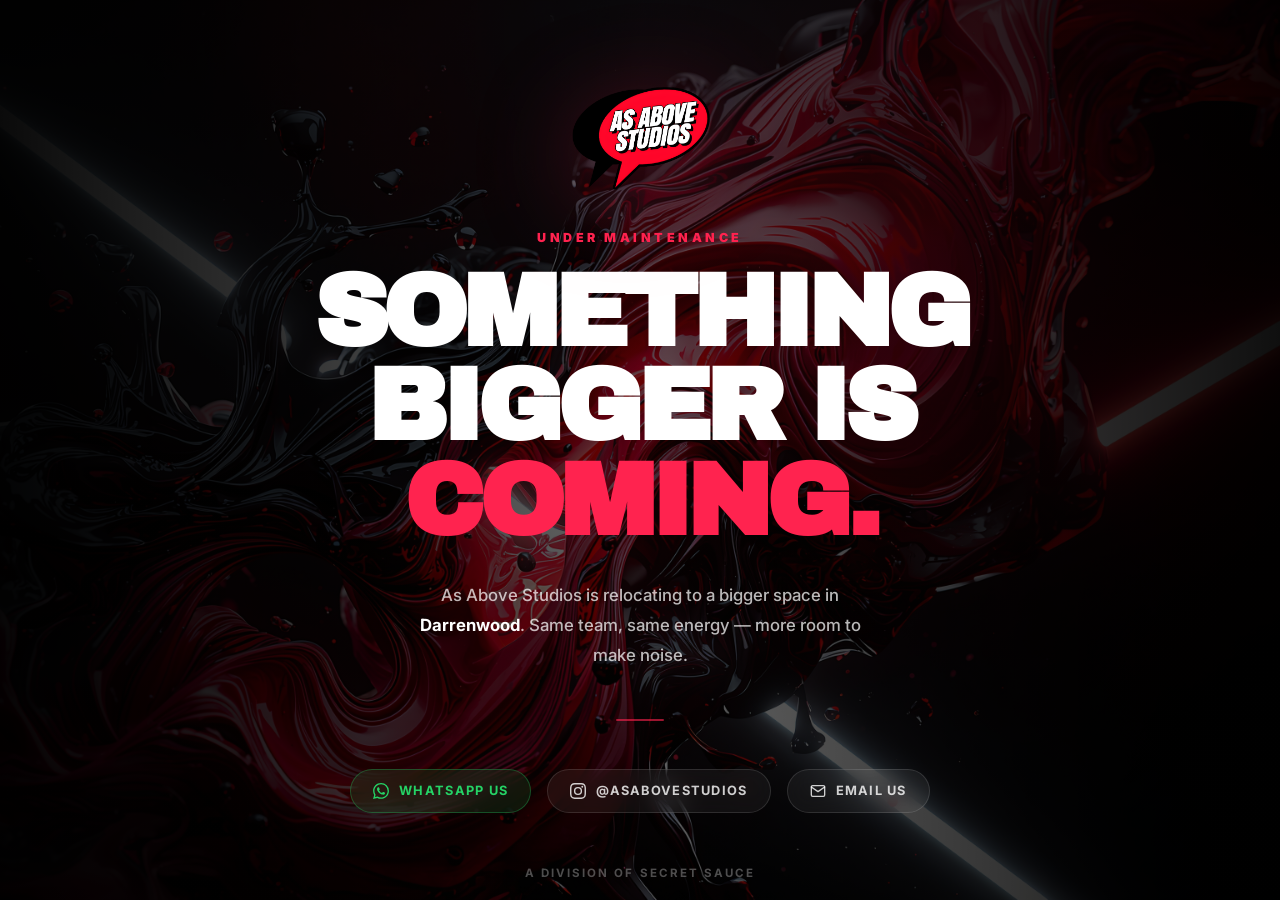
<file: index.html>
<!DOCTYPE html>
<html lang="en">
<head>
    <meta charset="UTF-8">
    <meta name="viewport" content="width=device-width, initial-scale=1.0">
    <title>As Above Studios — Coming Soon</title>
    <meta name="description" content="As Above Studios is relocating to Darrenwood. Something bigger is coming.">
    <link rel="icon" type="image/x-icon" href="favicon.ico">
    <link rel="apple-touch-icon" sizes="180x180" href="apple-touch-icon.png">
    <link rel="icon" type="image/png" sizes="32x32" href="favicon-32x32.png">
    <link rel="icon" type="image/png" sizes="16x16" href="favicon-16x16.png">
    <link rel="manifest" href="site.webmanifest">
    <link rel="stylesheet" href="style.css">
    <style>
        .maintenance-wrap {
            min-height: 100vh;
            display: flex;
            flex-direction: column;
            align-items: center;
            justify-content: center;
            text-align: center;
            padding: 40px 24px;
            gap: 0;
        }

        .maintenance-logo {
            width: 140px;
            margin-bottom: 40px;
            filter: drop-shadow(0 20px 50px rgba(255,35,79,0.3));
            animation: float 5s ease-in-out infinite;
        }

        @keyframes float {
            0%, 100% { transform: translateY(0); }
            50% { transform: translateY(-10px); }
        }

        .maintenance-eyebrow {
            color: var(--red);
            font-size: 0.78rem;
            font-weight: 900;
            letter-spacing: 0.28em;
            text-transform: uppercase;
            margin-bottom: 20px;
        }

        .maintenance-heading {
            font-family: 'Archivo Black', sans-serif;
            font-size: clamp(2.8rem, 8vw, 6.5rem);
            line-height: 0.92;
            letter-spacing: -0.05em;
            text-transform: uppercase;
            margin-bottom: 32px;
        }

        .maintenance-heading span {
            color: var(--red);
        }

        .maintenance-sub {
            color: var(--muted);
            font-size: 1.05rem;
            font-weight: 500;
            line-height: 1.8;
            max-width: 480px;
            margin: 0 auto 48px;
        }

        .divider {
            width: 48px;
            height: 2px;
            background: var(--red);
            margin: 0 auto 48px;
            border-radius: 2px;
            opacity: 0.6;
        }

        .contact-row {
            display: flex;
            gap: 16px;
            justify-content: center;
            flex-wrap: wrap;
        }

        .contact-pill {
            display: inline-flex;
            align-items: center;
            gap: 10px;
            padding: 13px 22px;
            border-radius: 999px;
            border: 1px solid var(--line);
            background: rgba(255,255,255,0.05);
            color: rgba(255,255,255,0.8);
            text-decoration: none;
            font-size: 0.8rem;
            font-weight: 700;
            letter-spacing: 0.1em;
            text-transform: uppercase;
            transition: 0.2s ease;
            backdrop-filter: blur(10px);
        }

        .contact-pill:hover {
            border-color: var(--red);
            color: white;
            transform: translateY(-2px);
        }

        .contact-pill.whatsapp {
            background: rgba(37, 211, 102, 0.1);
            border-color: rgba(37, 211, 102, 0.3);
            color: #25D366;
        }

        .contact-pill.whatsapp:hover {
            background: #25D366;
            border-color: #25D366;
            color: white;
        }

        .contact-pill svg {
            width: 16px;
            height: 16px;
            flex-shrink: 0;
        }

        .maintenance-footer {
            position: fixed;
            bottom: 0;
            left: 0;
            right: 0;
            text-align: center;
            padding: 20px;
            color: rgba(255,255,255,0.3);
            font-size: 0.72rem;
            font-weight: 700;
            letter-spacing: 0.18em;
            text-transform: uppercase;
        }

        @media (max-width: 480px) {
            .maintenance-logo { width: 110px; }
            .contact-row { flex-direction: column; align-items: stretch; }
            .contact-pill { justify-content: center; }
        }
    </style>
</head>
<body>
<div class="maintenance-wrap">
    <img src="AAS_Logo.png" alt="As Above Studios" class="maintenance-logo">
    <p class="maintenance-eyebrow">Under Maintenance</p>
    <h1 class="maintenance-heading">Something<br>Bigger Is<br><span>Coming.</span></h1>
    <p class="maintenance-sub">As Above Studios is relocating to a bigger space in <strong style="color:white;">Darrenwood</strong>. Same team, same energy — more room to make noise.</p>
    <div class="divider"></div>
    <div class="contact-row">
        <a href="https://wa.me/27616723985?text=Hey%20As%20Above%20Studios%2C%20I%27d%20like%20to%20get%20in%20touch." target="_blank" class="contact-pill whatsapp">
            <svg viewBox="0 0 24 24" fill="currentColor"><path d="M17.472 14.382c-.297-.149-1.758-.867-2.03-.967-.273-.099-.471-.148-.67.15-.197.297-.767.966-.94 1.164-.173.199-.347.223-.644.075-.297-.15-1.255-.463-2.39-1.475-.883-.788-1.48-1.761-1.653-2.059-.173-.297-.018-.458.13-.606.134-.133.298-.347.446-.52.149-.174.198-.298.298-.497.099-.198.05-.371-.025-.52-.075-.149-.669-1.612-.916-2.207-.242-.579-.487-.5-.669-.51-.173-.008-.371-.01-.57-.01-.198 0-.52.074-.792.372-.272.297-1.04 1.016-1.04 2.479 0 1.462 1.065 2.875 1.213 3.074.149.198 2.096 3.2 5.077 4.487.709.306 1.262.489 1.694.625.712.227 1.36.195 1.871.118.571-.085 1.758-.719 2.006-1.413.248-.694.248-1.289.173-1.413-.074-.124-.272-.198-.57-.347m-5.421 7.403h-.004a9.87 9.87 0 01-5.031-1.378l-.361-.214-3.741.982.998-3.648-.235-.374a9.86 9.86 0 01-1.51-5.26c.001-5.45 4.436-9.884 9.888-9.884 2.64 0 5.122 1.03 6.988 2.898a9.825 9.825 0 012.893 6.994c-.003 5.45-4.437 9.884-9.885 9.884m8.413-18.297A11.815 11.815 0 0012.05 0C5.495 0 .16 5.335.157 11.892c0 2.096.547 4.142 1.588 5.945L.057 24l6.305-1.654a11.882 11.882 0 005.683 1.448h.005c6.554 0 11.89-5.335 11.893-11.893a11.821 11.821 0 00-3.48-8.413z"/></svg>
            WhatsApp Us
        </a>
        <a href="https://instagram.com/asabovestudios" target="_blank" class="contact-pill">
            <svg viewBox="0 0 24 24" fill="currentColor"><path d="M12 2.163c3.204 0 3.584.012 4.85.07 3.252.148 4.771 1.691 4.919 4.919.058 1.265.069 1.645.069 4.849 0 3.205-.012 3.584-.069 4.849-.149 3.225-1.664 4.771-4.919 4.919-1.266.058-1.644.07-4.85.07-3.204 0-3.584-.012-4.849-.07-3.26-.149-4.771-1.699-4.919-4.92-.058-1.265-.07-1.644-.07-4.849 0-3.204.013-3.583.07-4.849.149-3.227 1.664-4.771 4.919-4.919 1.266-.057 1.645-.069 4.849-.069zM12 0C8.741 0 8.333.014 7.053.072 2.695.272.273 2.69.073 7.052.014 8.333 0 8.741 0 12c0 3.259.014 3.668.072 4.948.2 4.358 2.618 6.78 6.98 6.98C8.333 23.986 8.741 24 12 24c3.259 0 3.668-.014 4.948-.072 4.354-.2 6.782-2.618 6.979-6.98.059-1.28.073-1.689.073-4.948 0-3.259-.014-3.667-.072-4.947-.196-4.354-2.617-6.78-6.979-6.98C15.668.014 15.259 0 12 0zm0 5.838a6.162 6.162 0 100 12.324 6.162 6.162 0 000-12.324zM12 16a4 4 0 110-8 4 4 0 010 8zm6.406-11.845a1.44 1.44 0 100 2.881 1.44 1.44 0 000-2.881z"/></svg>
            @asabovestudios
        </a>
        <a href="mailto:asaboveaudiostudio@gmail.com" class="contact-pill">
            <svg viewBox="0 0 24 24" fill="none" stroke="currentColor" stroke-width="2" stroke-linecap="round" stroke-linejoin="round"><path d="M4 4h16c1.1 0 2 .9 2 2v12c0 1.1-.9 2-2 2H4c-1.1 0-2-.9-2-2V6c0-1.1.9-2 2-2z"/><polyline points="22,6 12,13 2,6"/></svg>
            Email Us
        </a>
    </div>
</div>
<div class="maintenance-footer">A Division Of Secret Sauce</div>
</body>
</html>
</file>
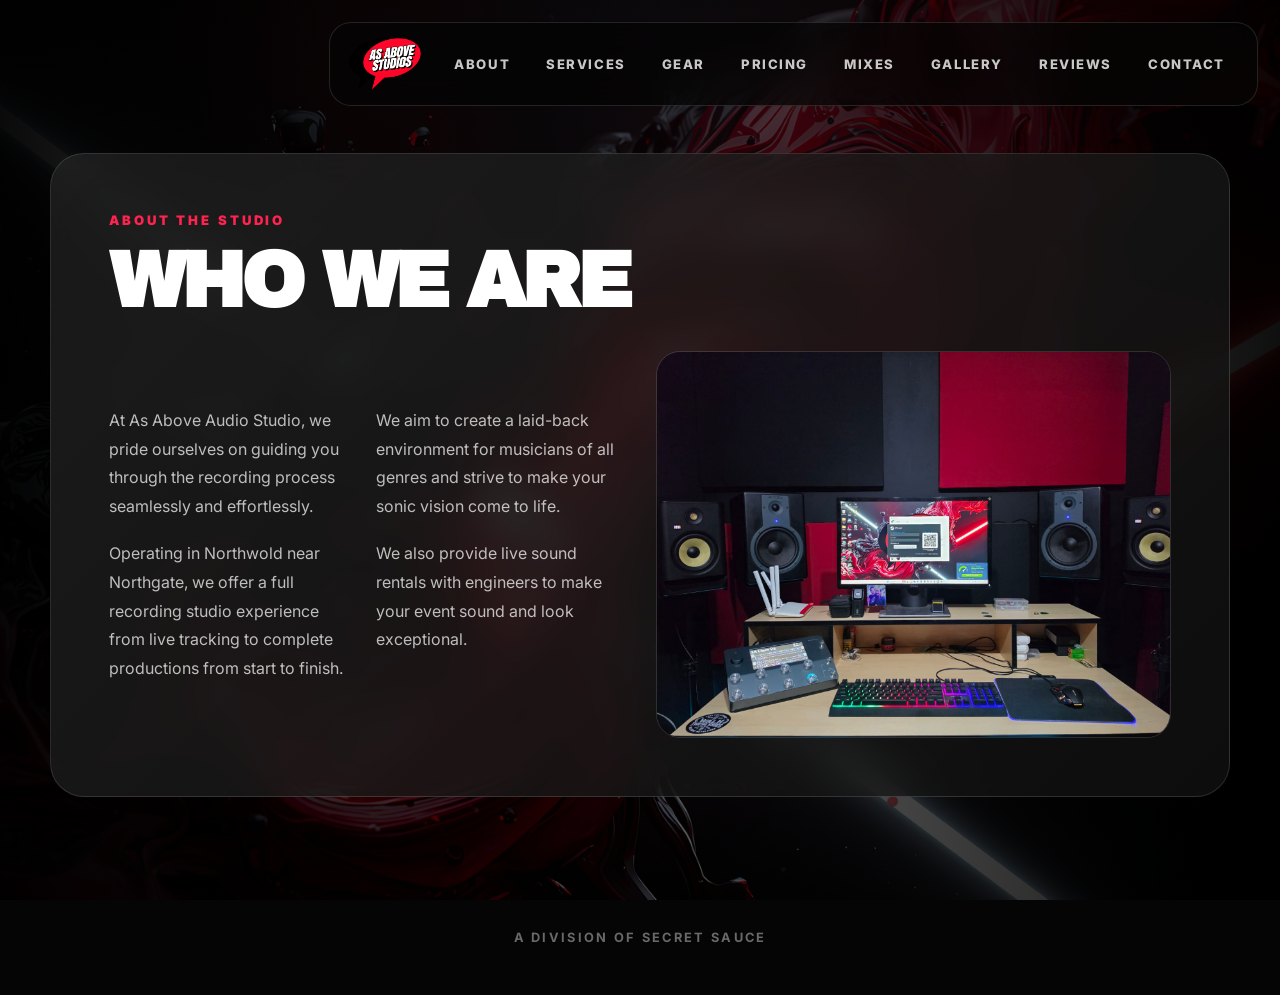
<file: about.html>
<!DOCTYPE html>
<html lang="en">
<head>
    <meta charset="UTF-8">
    <meta name="viewport" content="width=device-width, initial-scale=1.0">
    <title>As Above Studios — About</title>
    <meta name="description" content="Learn about As Above Studios — a laid-back creative audio space in Northwold, Johannesburg, built for musicians of all genres.">
    <link rel="stylesheet" href="style.css">
    <link rel="icon" type="image/x-icon" href="favicon.ico">
    <link rel="apple-touch-icon" sizes="180x180" href="apple-touch-icon.png">
    <link rel="icon" type="image/png" sizes="32x32" href="favicon-32x32.png">
    <link rel="icon" type="image/png" sizes="16x16" href="favicon-16x16.png">
    <link rel="manifest" href="site.webmanifest">
    <style>
        .about-grid {
            display: grid;
            grid-template-columns: 1fr 1fr;
            gap: 32px;
            align-items: center;
            margin-top: 32px;
        }
        .about-photo {
            width: 100%;
            border-radius: 24px;
            border: 1px solid var(--line);
            object-fit: cover;
            aspect-ratio: 4 / 3;
        }
        @media (max-width: 768px) {
            .about-grid { grid-template-columns: 1fr; }
        }
    </style>
</head>
<body>
<nav class="navbar">
    <a href="index.html" class="brand"><img src="AAS_Logo.png" alt="As Above Studios"></a>
    <button class="nav-toggle" id="navToggle" aria-label="Toggle menu"><span></span><span></span><span></span></button>
    <div class="nav-links" id="navLinks">
        <a href="about.html">About</a>
        <a href="services.html">Services</a>
        <a href="gear.html">Gear</a>
        <a href="pricing.html">Pricing</a>
        <a href="mixes.html">Mixes</a>
        <a href="gallery.html">Gallery</a>
        <a href="reviews.html">Reviews</a>
        <a href="contact.html">Contact</a>
    </div>
</nav>
<main class="page">
    <section class="content-card wide">
        <p class="eyebrow">About the studio</p>
        <h1>Who we are</h1>
        <div class="about-grid">
            <div class="text-grid">
                <p>At As Above Audio Studio, we pride ourselves on guiding you through the recording process seamlessly and effortlessly.</p>
                <p>We aim to create a laid-back environment for musicians of all genres and strive to make your sonic vision come to life.</p>
                <p>Operating in Northwold near Northgate, we offer a full recording studio experience from live tracking to complete productions from start to finish.</p>
                <p>We also provide live sound rentals with engineers to make your event sound and look exceptional.</p>
            </div>
            <img src="WhatsApp Image 2026-05-13 at 07.38.04.jpeg" alt="As Above Studios" class="about-photo">
        </div>
    </section>
</main>
<footer class="footer">A Division Of Secret Sauce</footer>
<script>
  const toggle = document.getElementById("navToggle");
  const links = document.getElementById("navLinks");
  if (toggle) toggle.addEventListener("click", () => {
    links.classList.toggle("open");
    toggle.classList.toggle("active");
  });
  if (links) links.querySelectorAll("a").forEach(a => a.addEventListener("click", () => {
    links.classList.remove("open");
    toggle.classList.remove("active");
  }));
</script>
</body>
</html>
</file>
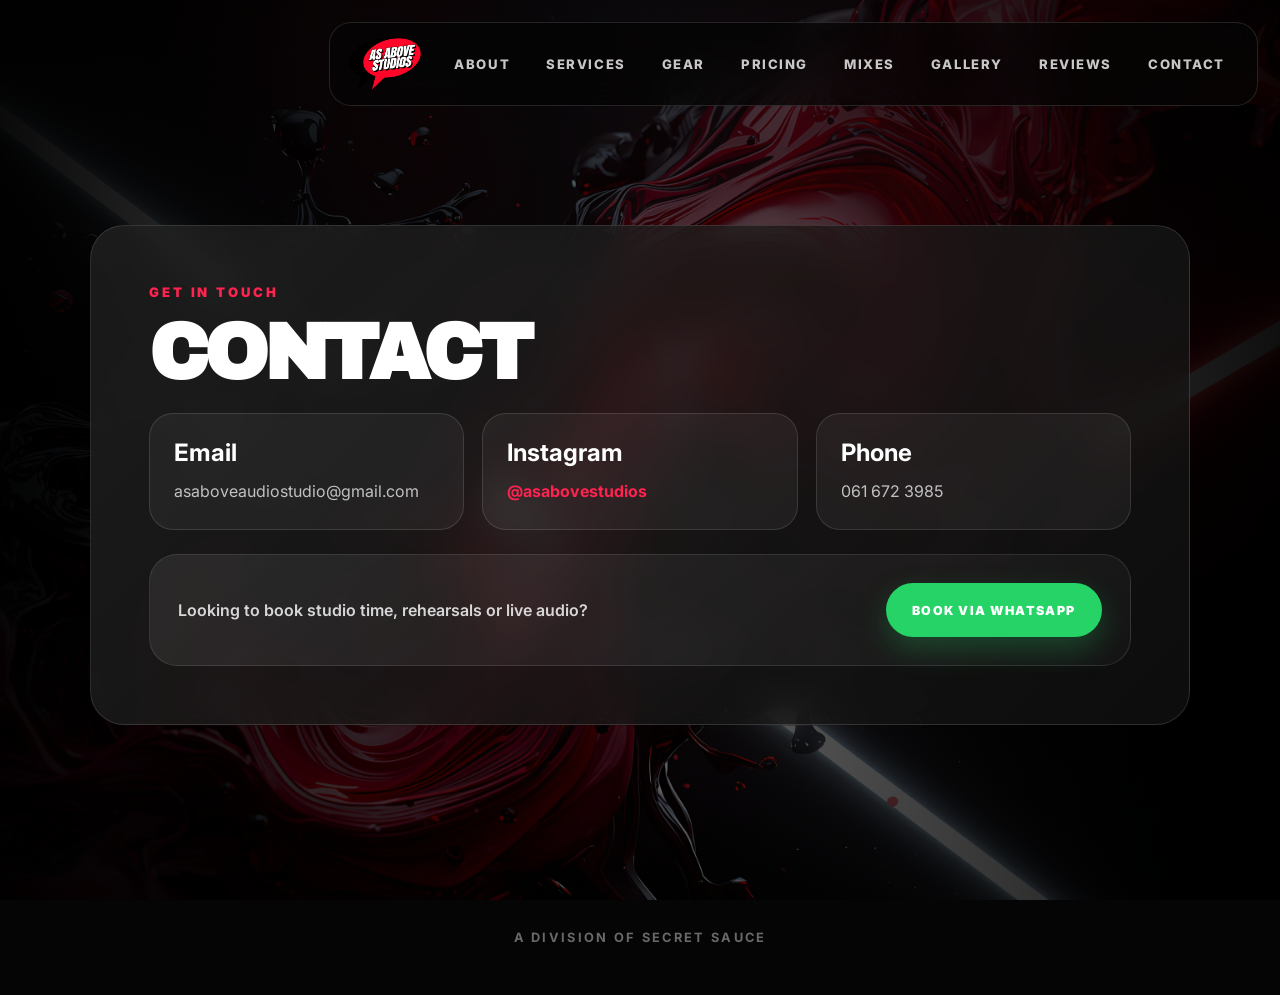
<file: contact.html>
<!DOCTYPE html>
<html lang="en">
<head>
    <meta charset="UTF-8">
    <meta name="viewport" content="width=device-width, initial-scale=1.0">
    <title>As Above Studios — Contact</title>
    <meta name="description" content="Get in touch with As Above Studios. Book a recording, mixing or rehearsal session via WhatsApp, email or phone. Based in Northwold, Johannesburg.">
    <link rel="stylesheet" href="style.css">
    <link rel="icon" type="image/x-icon" href="favicon.ico">
    <link rel="apple-touch-icon" sizes="180x180" href="apple-touch-icon.png">
    <link rel="icon" type="image/png" sizes="32x32" href="favicon-32x32.png">
    <link rel="icon" type="image/png" sizes="16x16" href="favicon-16x16.png">
    <link rel="manifest" href="site.webmanifest">
</head>
<body>
<nav class="navbar">
    <a href="index.html" class="brand"><img src="AAS_Logo.png" alt="As Above Studios"></a>
    <button class="nav-toggle" id="navToggle" aria-label="Toggle menu"><span></span><span></span><span></span></button>
    <div class="nav-links" id="navLinks">
        <a href="about.html">About</a>
        <a href="services.html">Services</a>
        <a href="gear.html">Gear</a>
        <a href="pricing.html">Pricing</a>
        <a href="mixes.html">Mixes</a>
        <a href="gallery.html">Gallery</a>
        <a href="reviews.html">Reviews</a>
        <a href="contact.html">Contact</a>
    </div>
</nav>
<main class="page">
    <section class="content-card pricing-card">
        <p class="eyebrow">Get In Touch</p>
        <h1>Contact</h1>
        <div class="contact-grid">
            <div class="contact-box">
                <h2>Email</h2>
                <p><a href="mailto:asaboveaudiostudio@gmail.com" style="color:var(--muted);text-decoration:none;">asaboveaudiostudio@gmail.com</a></p>
            </div>
            <div class="contact-box">
                <h2>Instagram</h2>
                <p><a href="https://instagram.com/asabovestudios" target="_blank" style="color:var(--red);text-decoration:none;font-weight:700;">@asabovestudios</a></p>
            </div>
            <div class="contact-box">
                <h2>Phone</h2>
                <p><a href="tel:+27616723985" style="color:var(--muted);text-decoration:none;">061 672 3985</a></p>
            </div>
        </div>
        <div class="booking-panel">
            <p class="booking-text">Looking to book studio time, rehearsals or live audio?</p>
            <a href="https://wa.me/27616723985?text=Hey%20As%20Above%20Studios%2C%20I%27d%20like%20to%20book%20a%20session." target="_blank" class="booking-button">Book Via WhatsApp</a>
        </div>
    </section>
</main>
<footer class="footer">A Division Of Secret Sauce</footer>
<script>
  const toggle = document.getElementById("navToggle");
  const links = document.getElementById("navLinks");
  if (toggle) toggle.addEventListener("click", () => {
    links.classList.toggle("open");
    toggle.classList.toggle("active");
  });
  if (links) links.querySelectorAll("a").forEach(a => a.addEventListener("click", () => {
    links.classList.remove("open");
    toggle.classList.remove("active");
  }));
</script>
</body>
</html>
</file>
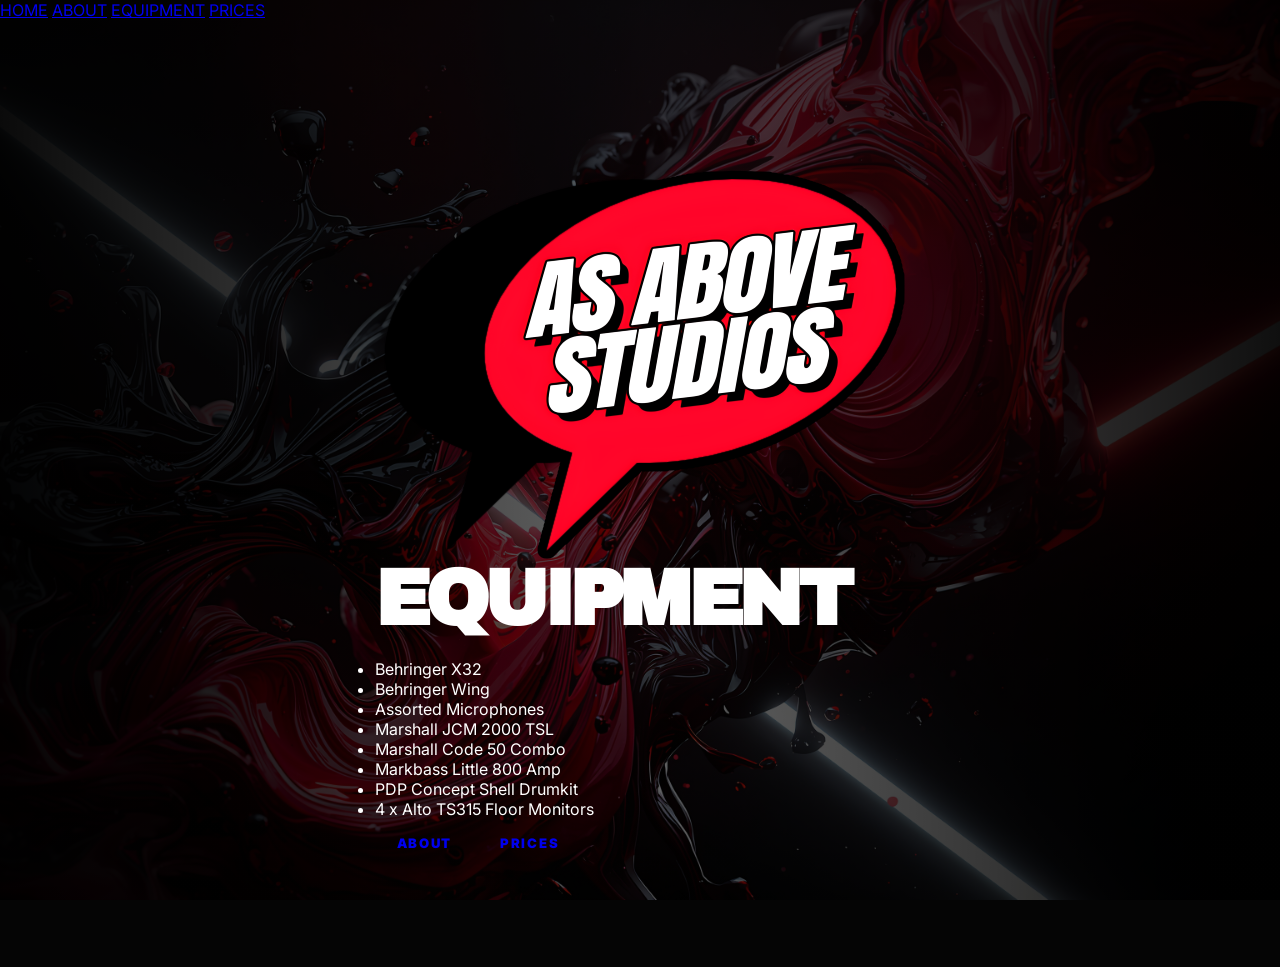
<file: equipment.html>
<!DOCTYPE html>
<html lang="en">
<head>
    <meta charset="UTF-8">
    <meta name="viewport" content="width=device-width, initial-scale=1.0">
    <title>Equipment | As Above Studios</title>
    <link rel="stylesheet" href="style.css">
    <link href="https://fonts.googleapis.com/css2?family=Anton&display=swap" rel="stylesheet">
</head>

<body>

<nav class="nav">
    <a href="index.html">HOME</a>
    <a href="about.html">ABOUT</a>
    <a href="equipment.html">EQUIPMENT</a>
    <a href="prices.html">PRICES</a>
</nav>

<section class="page">
    <div class="overlay"></div>

    <div class="page-content">
        <img src="AAS_Logo.png" alt="As Above Studios" class="page-logo">

        <h1>EQUIPMENT</h1>

        <ul class="big-list">
            <li>Behringer X32</li>
            <li>Behringer Wing</li>
            <li>Assorted Microphones</li>
            <li>Marshall JCM 2000 TSL</li>
            <li>Marshall Code 50 Combo</li>
            <li>Markbass Little 800 Amp</li>
            <li>PDP Concept Shell Drumkit</li>
            <li>4 x Alto TS315 Floor Monitors</li>
        </ul>

        <div class="button-row">
            <a href="about.html" class="button">ABOUT</a>
            <a href="prices.html" class="button">PRICES</a>
        </div>
    </div>
</section>

</body>
</html>
</file>
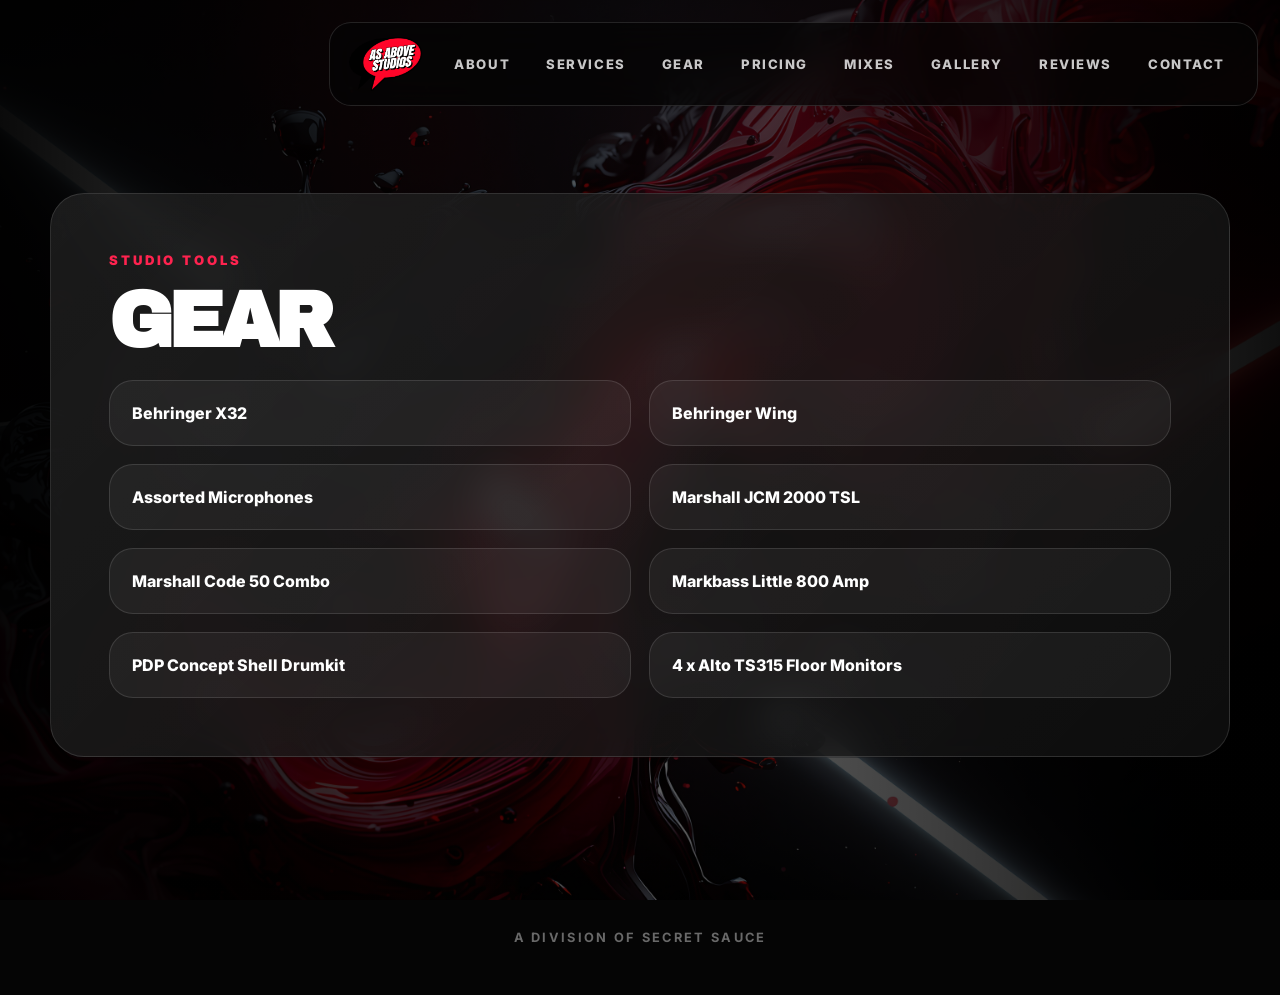
<file: gear.html>
<!DOCTYPE html>
<html lang="en">
<head>
    <meta charset="UTF-8">
    <meta name="viewport" content="width=device-width, initial-scale=1.0">
    <title>As Above Studios — Gear</title>
    <meta name="description" content="Explore the gear at As Above Studios — Behringer X32 & Wing, Marshall amps, Markbass, PDP drums, Alto monitors and more.">
    <link rel="stylesheet" href="style.css">
    <link rel="icon" type="image/x-icon" href="favicon.ico">
    <link rel="apple-touch-icon" sizes="180x180" href="apple-touch-icon.png">
    <link rel="icon" type="image/png" sizes="32x32" href="favicon-32x32.png">
    <link rel="icon" type="image/png" sizes="16x16" href="favicon-16x16.png">
    <link rel="manifest" href="site.webmanifest">
</head>
<body>
<nav class="navbar">
    <a href="index.html" class="brand"><img src="AAS_Logo.png" alt="As Above Studios"></a>
    <button class="nav-toggle" id="navToggle" aria-label="Toggle menu"><span></span><span></span><span></span></button>
    <div class="nav-links" id="navLinks">
        <a href="about.html">About</a>
        <a href="services.html">Services</a>
        <a href="gear.html">Gear</a>
        <a href="pricing.html">Pricing</a>
        <a href="mixes.html">Mixes</a>
        <a href="gallery.html">Gallery</a>
        <a href="reviews.html">Reviews</a>
        <a href="contact.html">Contact</a>
    </div>
</nav>
<main class="page">
    <section class="content-card wide">
        <p class="eyebrow">Studio tools</p>
        <h1>Gear</h1>
        <div class="gear-list">
            <div>Behringer X32</div>
            <div>Behringer Wing</div>
            <div>Assorted Microphones</div>
            <div>Marshall JCM 2000 TSL</div>
            <div>Marshall Code 50 Combo</div>
            <div>Markbass Little 800 Amp</div>
            <div>PDP Concept Shell Drumkit</div>
            <div>4 x Alto TS315 Floor Monitors</div>
        </div>
    </section>
</main>
<footer class="footer">A Division Of Secret Sauce</footer>
<script>
  const toggle = document.getElementById("navToggle");
  const links = document.getElementById("navLinks");
  if (toggle) toggle.addEventListener("click", () => {
    links.classList.toggle("open");
    toggle.classList.toggle("active");
  });
  if (links) links.querySelectorAll("a").forEach(a => a.addEventListener("click", () => {
    links.classList.remove("open");
    toggle.classList.remove("active");
  }));
</script>
</body>
</html>
</file>
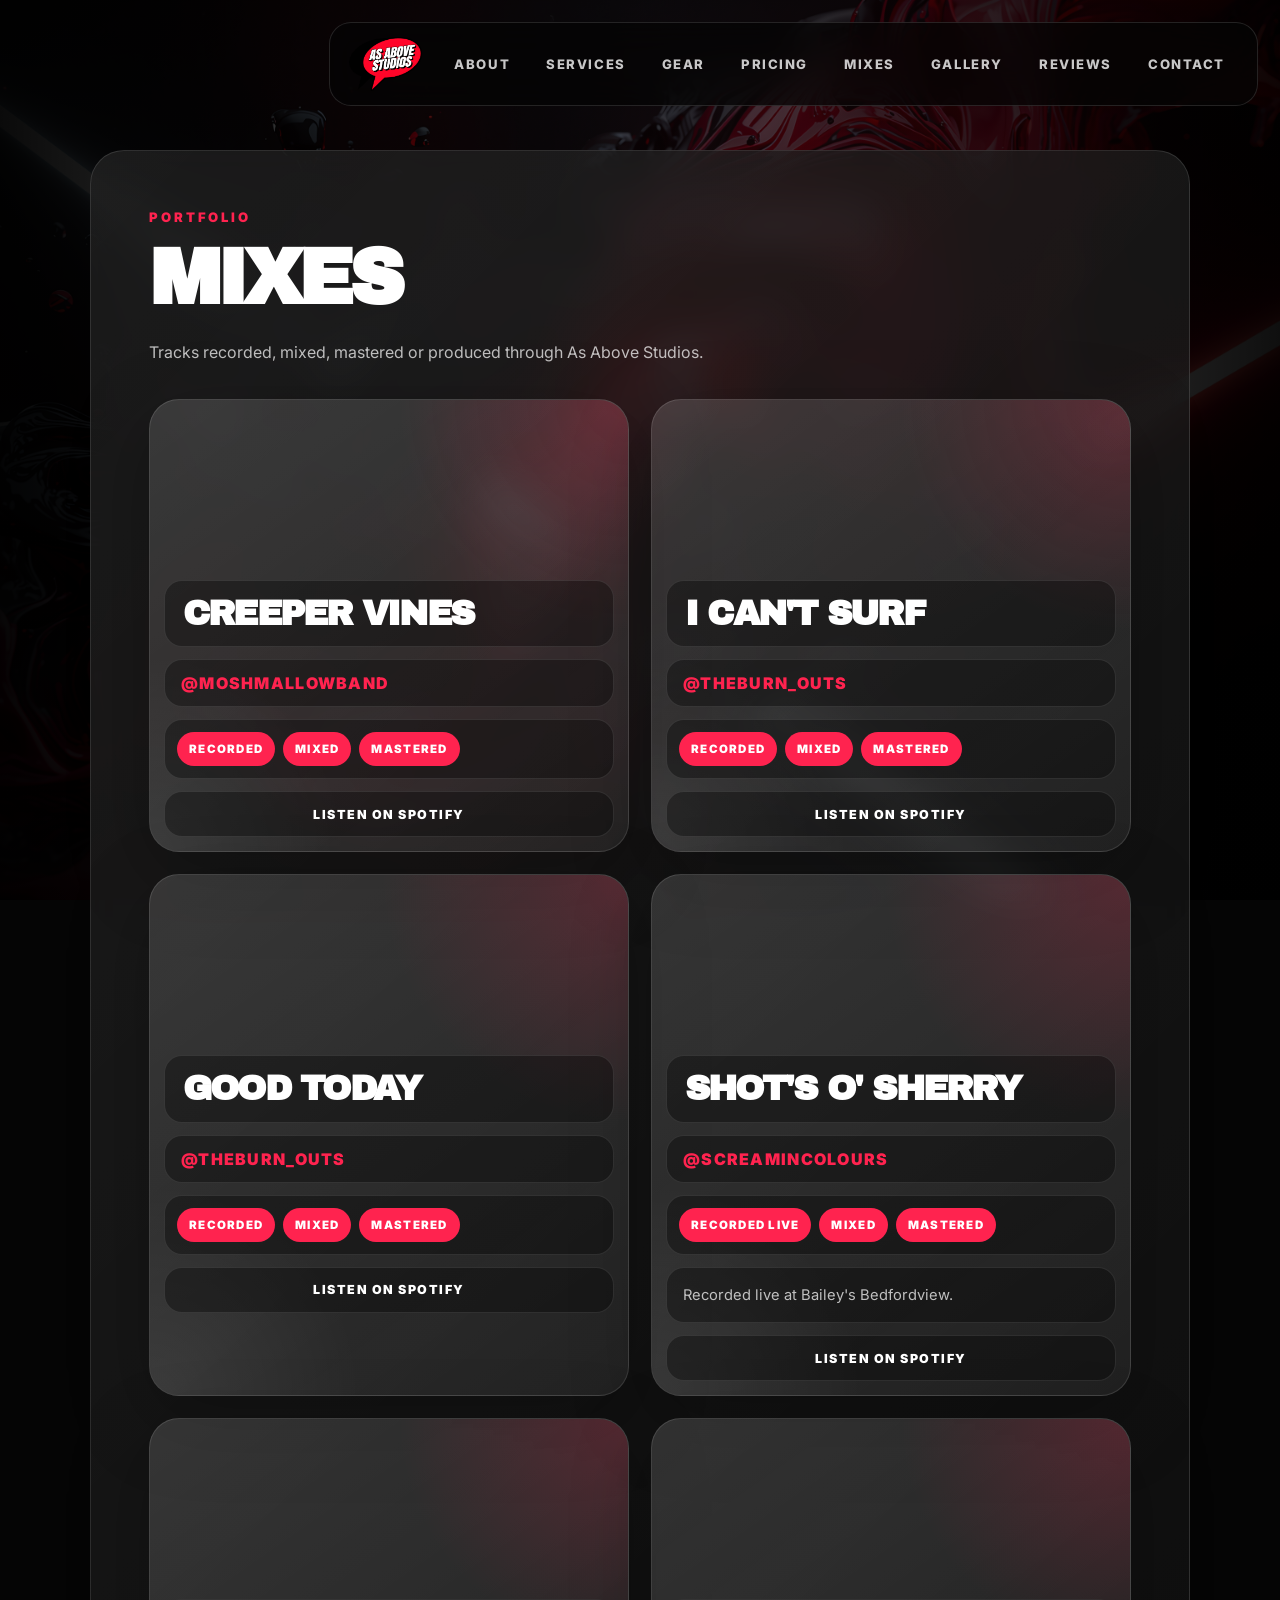
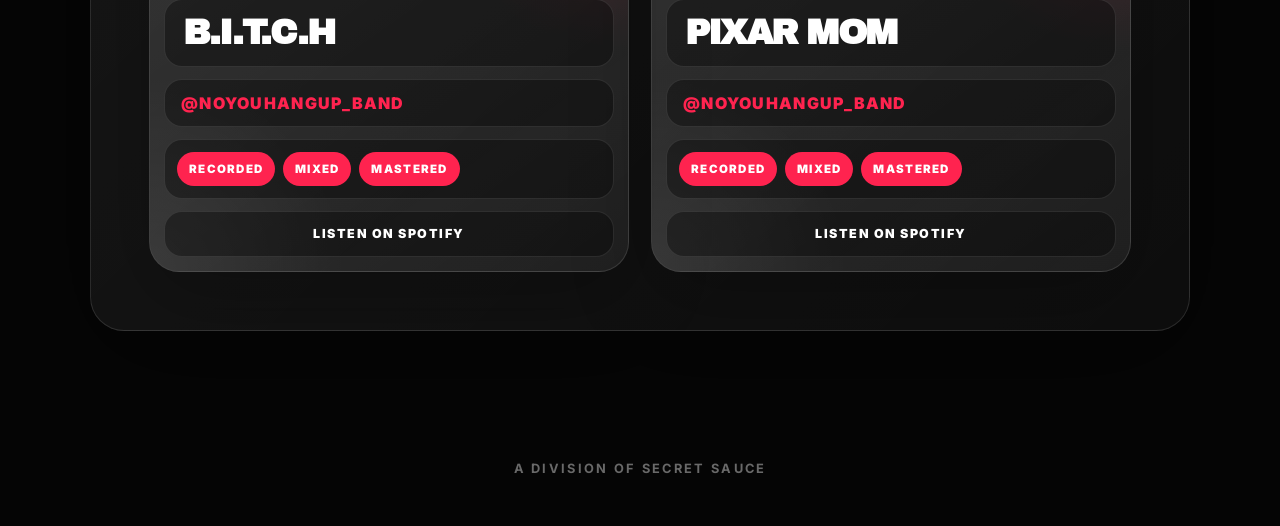
<file: mixes.html>
<!DOCTYPE html>
<html lang="en">
<head>
    <meta charset="UTF-8">
    <meta name="viewport" content="width=device-width, initial-scale=1.0">
    <title>As Above Studios — Mixes</title>
    <meta name="description" content="Listen to tracks recorded, mixed and mastered at As Above Studios. Featuring Moshmallow, The Burn Outs, No! You Hang Up! and more.">
    <link rel="stylesheet" href="style.css">
    <link rel="icon" type="image/x-icon" href="favicon.ico">
    <link rel="apple-touch-icon" sizes="180x180" href="apple-touch-icon.png">
    <link rel="icon" type="image/png" sizes="32x32" href="favicon-32x32.png">
    <link rel="icon" type="image/png" sizes="16x16" href="favicon-16x16.png">
    <link rel="manifest" href="site.webmanifest">
</head>
<body>
<nav class="navbar">
    <a href="index.html" class="brand"><img src="AAS_Logo.png" alt="As Above Studios"></a>
    <button class="nav-toggle" id="navToggle" aria-label="Toggle menu"><span></span><span></span><span></span></button>
    <div class="nav-links" id="navLinks">
        <a href="about.html">About</a>
        <a href="services.html">Services</a>
        <a href="gear.html">Gear</a>
        <a href="pricing.html">Pricing</a>
        <a href="mixes.html">Mixes</a>
        <a href="gallery.html">Gallery</a>
        <a href="reviews.html">Reviews</a>
        <a href="contact.html">Contact</a>
    </div>
</nav>
<main class="page">
    <section class="content-card pricing-card">
        <p class="eyebrow">Portfolio</p>
        <h1>Mixes</h1>
        <p class="page-copy">Tracks recorded, mixed, mastered or produced through As Above Studios.</p>
        <div class="track-grid">
            <div class="track-card">
                <iframe class="spotify-frame" src="https://open.spotify.com/embed/track/0UJUoV249deTX6oYiqAbvP?utm_source=generator" allowfullscreen allow="autoplay; clipboard-write; encrypted-media; fullscreen; picture-in-picture" loading="lazy"></iframe>
                <div class="track-info">
                    <h2>Creeper Vines</h2>
                    <a href="https://www.instagram.com/moshmallowband/" target="_blank" class="artist-link">@moshmallowband</a>
                    <div class="tag-row"><span>Recorded</span><span>Mixed</span><span>Mastered</span></div>
                    <a href="https://open.spotify.com/track/0UJUoV249deTX6oYiqAbvP" target="_blank" class="listen-link">Listen on Spotify</a>
                </div>
            </div>
            <div class="track-card">
                <iframe class="spotify-frame" src="https://open.spotify.com/embed/track/0izuuY65DWhx2QSXcwjNuq?utm_source=generator" allowfullscreen allow="autoplay; clipboard-write; encrypted-media; fullscreen; picture-in-picture" loading="lazy"></iframe>
                <div class="track-info">
                    <h2>I Can't Surf</h2>
                    <a href="https://www.instagram.com/theburn_outs/" target="_blank" class="artist-link">@theburn_outs</a>
                    <div class="tag-row"><span>Recorded</span><span>Mixed</span><span>Mastered</span></div>
                    <a href="https://open.spotify.com/track/0izuuY65DWhx2QSXcwjNuq" target="_blank" class="listen-link">Listen on Spotify</a>
                </div>
            </div>
            <div class="track-card">
                <iframe class="spotify-frame" src="https://open.spotify.com/embed/track/0Xo4ZM65blWpRoAjaX9STf?utm_source=generator" allowfullscreen allow="autoplay; clipboard-write; encrypted-media; fullscreen; picture-in-picture" loading="lazy"></iframe>
                <div class="track-info">
                    <h2>Good Today</h2>
                    <a href="https://www.instagram.com/theburn_outs/" target="_blank" class="artist-link">@theburn_outs</a>
                    <div class="tag-row"><span>Recorded</span><span>Mixed</span><span>Mastered</span></div>
                    <a href="https://open.spotify.com/track/0Xo4ZM65blWpRoAjaX9STf" target="_blank" class="listen-link">Listen on Spotify</a>
                </div>
            </div>
            <div class="track-card">
                <iframe class="spotify-frame" src="https://open.spotify.com/embed/track/5bY2tt37pQmLRoHEQ3BF6d?utm_source=generator" allowfullscreen allow="autoplay; clipboard-write; encrypted-media; fullscreen; picture-in-picture" loading="lazy"></iframe>
                <div class="track-info">
                    <h2>Shot's O' Sherry</h2>
                    <a href="https://www.instagram.com/screamincolours/" target="_blank" class="artist-link">@screamincolours</a>
                    <div class="tag-row"><span>Recorded Live</span><span>Mixed</span><span>Mastered</span></div>
                    <p class="track-note">Recorded live at Bailey's Bedfordview.</p>
                    <a href="https://open.spotify.com/track/5bY2tt37pQmLRoHEQ3BF6d" target="_blank" class="listen-link">Listen on Spotify</a>
                </div>
            </div>
            <div class="track-card">
                <iframe class="spotify-frame" src="https://open.spotify.com/embed/track/7v6e8Pcc9Lj1BxteXYucJy?utm_source=generator" allowfullscreen allow="autoplay; clipboard-write; encrypted-media; fullscreen; picture-in-picture" loading="lazy"></iframe>
                <div class="track-info">
                    <h2>B.I.T.C.H</h2>
                    <a href="https://www.instagram.com/noyouhangup_band/" target="_blank" class="artist-link">@noyouhangup_band</a>
                    <div class="tag-row"><span>Recorded</span><span>Mixed</span><span>Mastered</span></div>
                    <a href="https://open.spotify.com/track/7v6e8Pcc9Lj1BxteXYucJy" target="_blank" class="listen-link">Listen on Spotify</a>
                </div>
            </div>
            <div class="track-card">
                <iframe class="spotify-frame" src="https://open.spotify.com/embed/track/0SfNmaqVXGcuz8PTeLqJBd?utm_source=generator" allowfullscreen allow="autoplay; clipboard-write; encrypted-media; fullscreen; picture-in-picture" loading="lazy"></iframe>
                <div class="track-info">
                    <h2>Pixar Mom</h2>
                    <a href="https://www.instagram.com/noyouhangup_band/" target="_blank" class="artist-link">@noyouhangup_band</a>
                    <div class="tag-row"><span>Recorded</span><span>Mixed</span><span>Mastered</span></div>
                    <a href="https://open.spotify.com/track/0SfNmaqVXGcuz8PTeLqJBd" target="_blank" class="listen-link">Listen on Spotify</a>
                </div>
            </div>
        </div>
    </section>
</main>
<footer class="footer">A Division Of Secret Sauce</footer>
<script>
  const toggle = document.getElementById("navToggle");
  const links = document.getElementById("navLinks");
  if (toggle) toggle.addEventListener("click", () => {
    links.classList.toggle("open");
    toggle.classList.toggle("active");
  });
  if (links) links.querySelectorAll("a").forEach(a => a.addEventListener("click", () => {
    links.classList.remove("open");
    toggle.classList.remove("active");
  }));
</script>
</body>
</html>
</file>
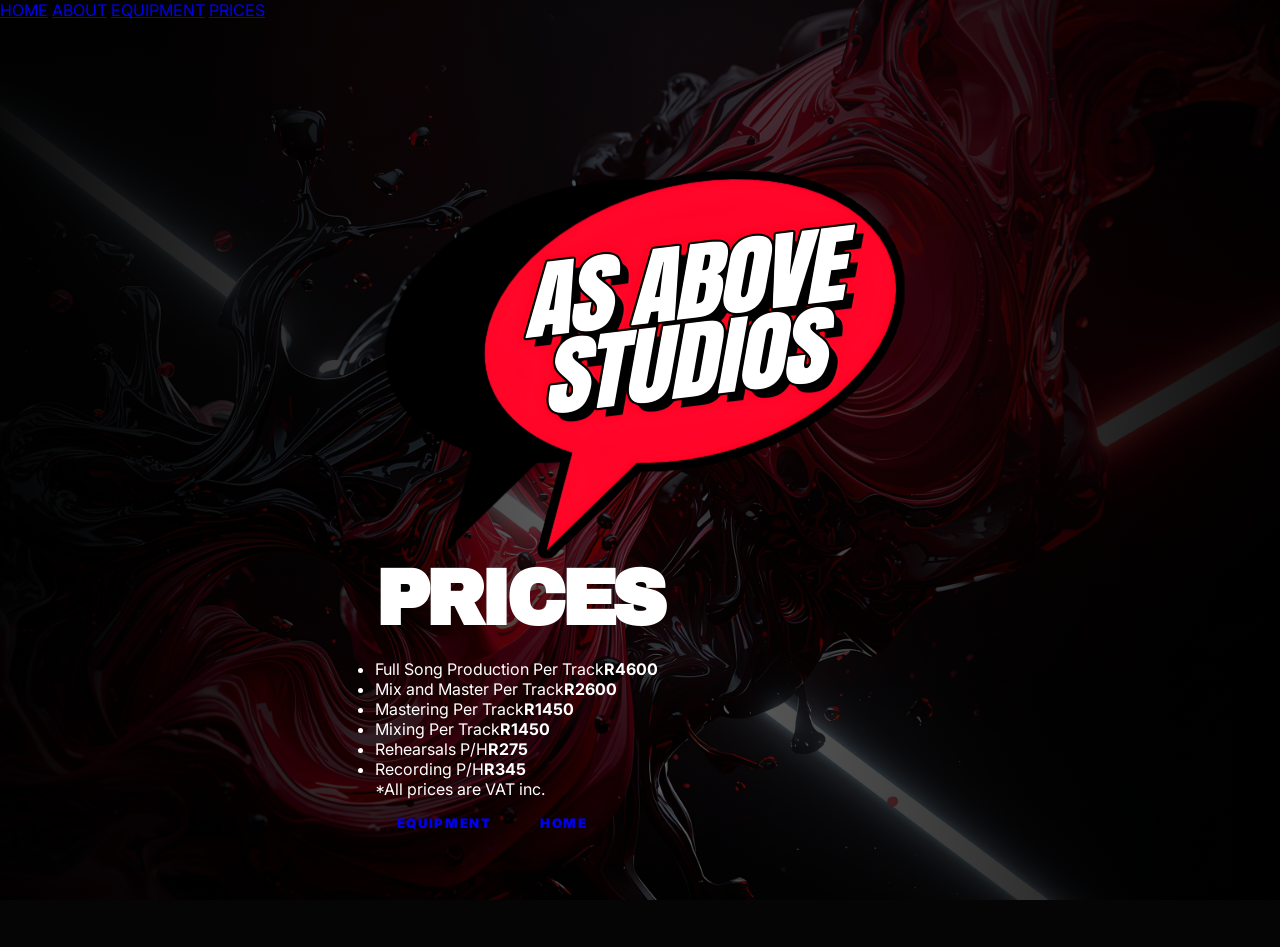
<file: prices.html>
<!DOCTYPE html>
<html lang="en">
<head>
    <meta charset="UTF-8">
    <meta name="viewport" content="width=device-width, initial-scale=1.0">
    <title>Prices | As Above Studios</title>
    <link rel="stylesheet" href="style.css">
    <link href="https://fonts.googleapis.com/css2?family=Anton&display=swap" rel="stylesheet">
</head>

<body>

<nav class="nav">
    <a href="index.html">HOME</a>
    <a href="about.html">ABOUT</a>
    <a href="equipment.html">EQUIPMENT</a>
    <a href="prices.html">PRICES</a>
</nav>

<section class="page">
    <div class="overlay"></div>

    <div class="page-content">
        <img src="AAS_Logo.png" alt="As Above Studios" class="page-logo">

        <h1>PRICES</h1>

        <ul class="price-list">
            <li><span>Full Song Production Per Track</span><strong>R4600</strong></li>
            <li><span>Mix and Master Per Track</span><strong>R2600</strong></li>
            <li><span>Mastering Per Track</span><strong>R1450</strong></li>
            <li><span>Mixing Per Track</span><strong>R1450</strong></li>
            <li><span>Rehearsals P/H</span><strong>R275</strong></li>
            <li><span>Recording P/H</span><strong>R345</strong></li>
        </ul>

        <p class="note">*All prices are VAT inc.</p>

        <div class="button-row">
            <a href="equipment.html" class="button">EQUIPMENT</a>
            <a href="index.html" class="button">HOME</a>
        </div>
    </div>
</section>

</body>
</html>
</file>
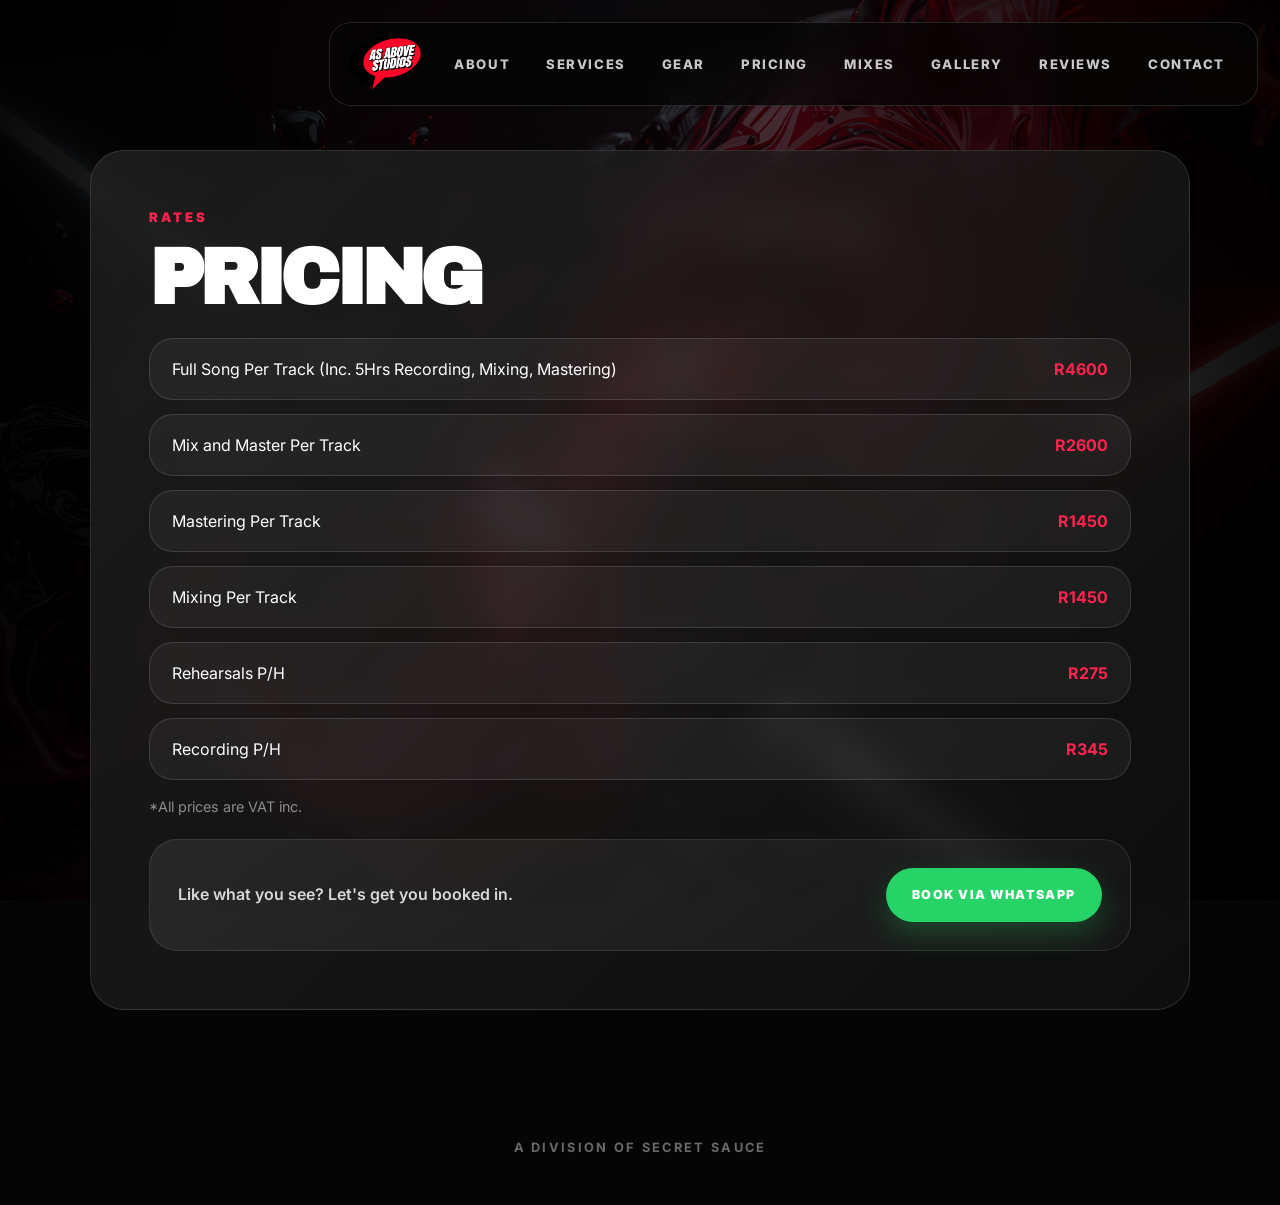
<file: pricing.html>
<!DOCTYPE html>
<html lang="en">
<head>
    <meta charset="UTF-8">
    <meta name="viewport" content="width=device-width, initial-scale=1.0">
    <title>As Above Studios — Pricing</title>
    <meta name="description" content="Transparent studio pricing for recording, mixing, mastering and rehearsals at As Above Studios, Johannesburg. All prices VAT inclusive.">
    <link rel="stylesheet" href="style.css">
    <link rel="icon" type="image/x-icon" href="favicon.ico">
    <link rel="apple-touch-icon" sizes="180x180" href="apple-touch-icon.png">
    <link rel="icon" type="image/png" sizes="32x32" href="favicon-32x32.png">
    <link rel="icon" type="image/png" sizes="16x16" href="favicon-16x16.png">
    <link rel="manifest" href="site.webmanifest">
</head>
<body>
<nav class="navbar">
    <a href="index.html" class="brand"><img src="AAS_Logo.png" alt="As Above Studios"></a>
    <button class="nav-toggle" id="navToggle" aria-label="Toggle menu"><span></span><span></span><span></span></button>
    <div class="nav-links" id="navLinks">
        <a href="about.html">About</a>
        <a href="services.html">Services</a>
        <a href="gear.html">Gear</a>
        <a href="pricing.html">Pricing</a>
        <a href="mixes.html">Mixes</a>
        <a href="gallery.html">Gallery</a>
        <a href="reviews.html">Reviews</a>
        <a href="contact.html">Contact</a>
    </div>
</nav>
<main class="page">
    <section class="content-card pricing-card">
        <p class="eyebrow">Rates</p>
        <h1>Pricing</h1>
        <div class="pricing-list">
            <div class="price-row"><span>Full Song Per Track (Inc. 5Hrs Recording, Mixing, Mastering)</span><strong>R4600</strong></div>
            <div class="price-row"><span>Mix and Master Per Track</span><strong>R2600</strong></div>
            <div class="price-row"><span>Mastering Per Track</span><strong>R1450</strong></div>
            <div class="price-row"><span>Mixing Per Track</span><strong>R1450</strong></div>
            <div class="price-row"><span>Rehearsals P/H</span><strong>R275</strong></div>
            <div class="price-row"><span>Recording P/H</span><strong>R345</strong></div>
        </div>
        <p class="small-note">*All prices are VAT inc.</p>
        <div class="booking-panel">
            <p class="booking-text">Like what you see? Let's get you booked in.</p>
            <a href="https://wa.me/27616723985?text=Hey%20As%20Above%20Studios%2C%20I%27d%20like%20to%20book%20a%20session." target="_blank" class="booking-button">Book Via WhatsApp</a>
        </div>
    </section>
</main>
<footer class="footer">A Division Of Secret Sauce</footer>
<script>
  const toggle = document.getElementById("navToggle");
  const links = document.getElementById("navLinks");
  if (toggle) toggle.addEventListener("click", () => {
    links.classList.toggle("open");
    toggle.classList.toggle("active");
  });
  if (links) links.querySelectorAll("a").forEach(a => a.addEventListener("click", () => {
    links.classList.remove("open");
    toggle.classList.remove("active");
  }));
</script>
</body>
</html>
</file>
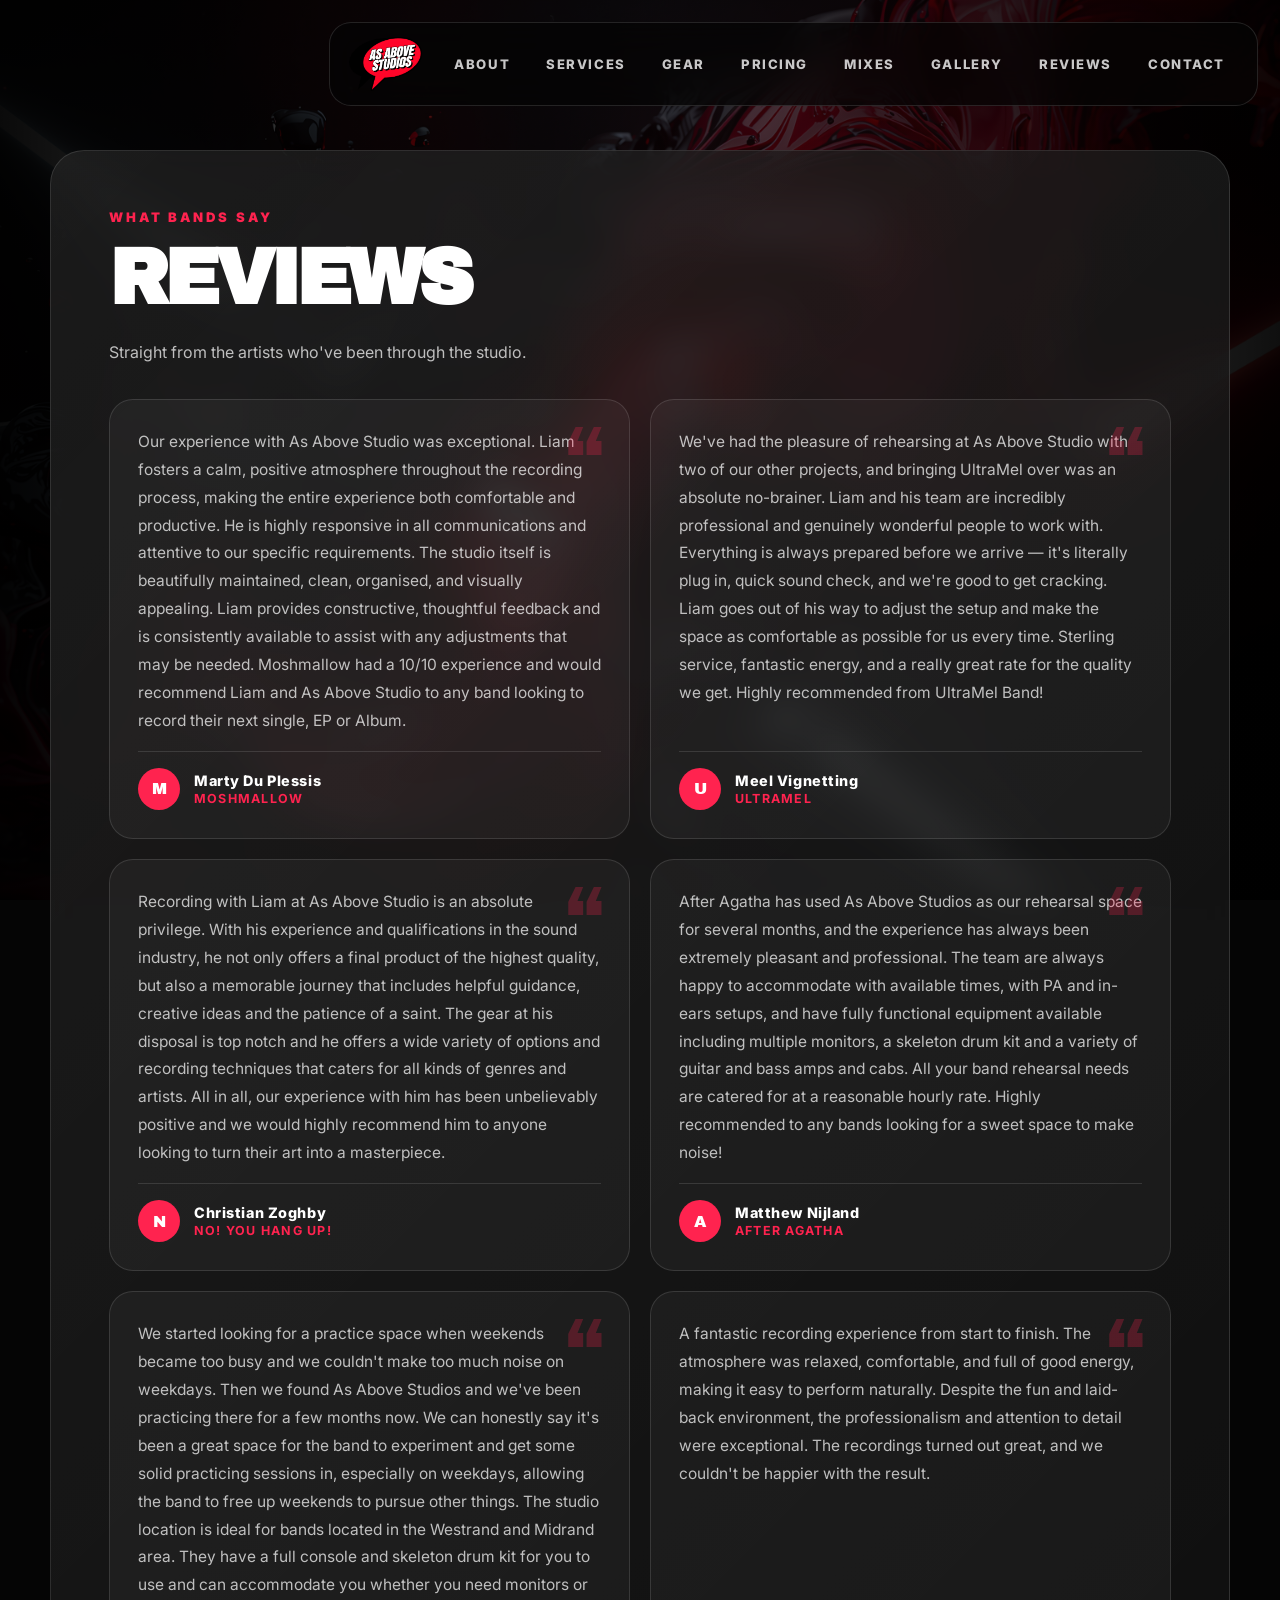
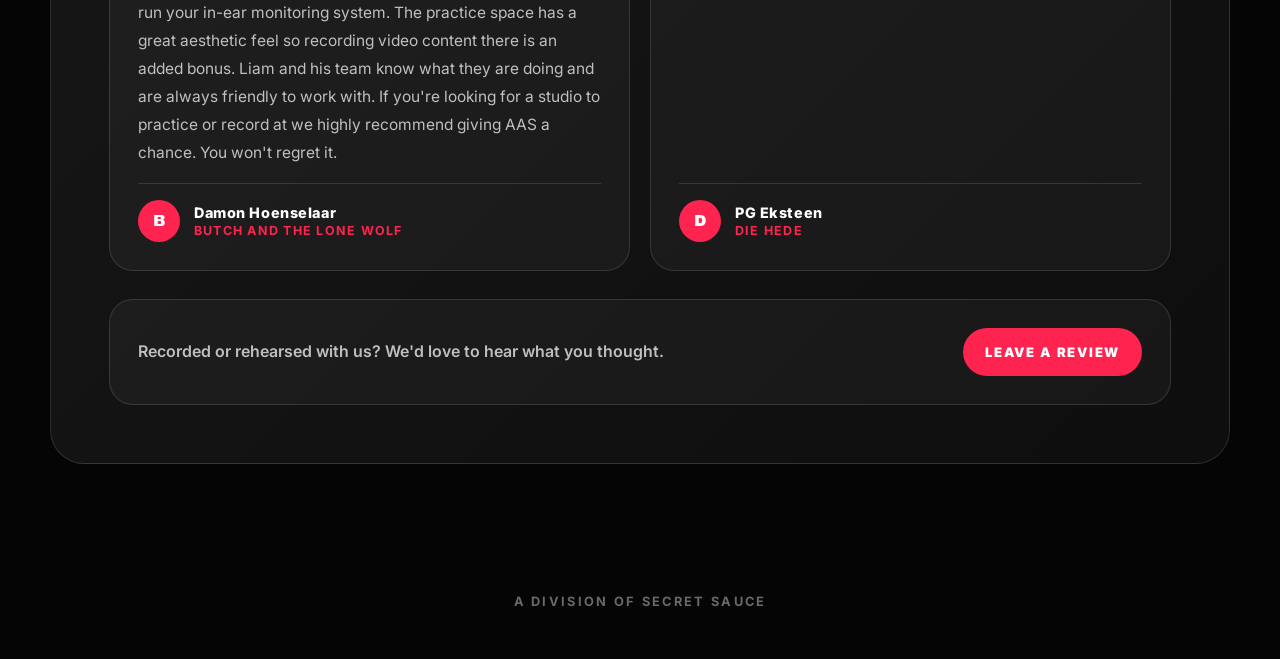
<file: reviews.html>
<!DOCTYPE html>
<html lang="en">
<head>
    <meta charset="UTF-8">
    <meta name="viewport" content="width=device-width, initial-scale=1.0">
    <title>As Above Studios — Reviews</title>
    <meta name="description" content="See what artists and bands say about recording and rehearsing at As Above Studios in Johannesburg. Trusted by Moshmallow, UltraMel, After Agatha and more.">
    <link rel="stylesheet" href="style.css">
    <link rel="icon" type="image/x-icon" href="favicon.ico">
    <link rel="apple-touch-icon" sizes="180x180" href="apple-touch-icon.png">
    <link rel="icon" type="image/png" sizes="32x32" href="favicon-32x32.png">
    <link rel="icon" type="image/png" sizes="16x16" href="favicon-16x16.png">
    <link rel="manifest" href="site.webmanifest">
    <style>
        .reviews-grid {
            display: grid;
            grid-template-columns: repeat(2, minmax(0, 1fr));
            gap: 20px;
            margin-top: 32px;
        }
        .review-card {
            position: relative;
            padding: 28px;
            border-radius: 24px;
            border: 1px solid var(--line);
            background: rgba(255,255,255,0.04);
            transition: 0.25s ease;
            display: flex;
            flex-direction: column;
            gap: 16px;
        }
        .review-card:hover {
            border-color: rgba(255, 35, 79, 0.35);
            transform: translateY(-4px);
            box-shadow: 0 20px 50px rgba(0,0,0,0.35);
        }
        .review-card::before {
            content: "\201C";
            position: absolute;
            top: 16px;
            right: 24px;
            font-size: 5rem;
            line-height: 1;
            color: var(--red);
            opacity: 0.25;
            font-family: 'Archivo Black', sans-serif;
            pointer-events: none;
        }
        .review-text { color: var(--muted); line-height: 1.8; font-size: 0.97rem; flex: 1; }
        .review-author { display: flex; align-items: center; gap: 14px; padding-top: 16px; border-top: 1px solid var(--line); }
        .author-avatar {
            width: 42px;
            height: 42px;
            border-radius: 999px;
            background: var(--red);
            display: flex;
            align-items: center;
            justify-content: center;
            font-family: 'Archivo Black', sans-serif;
            font-size: 1rem;
            color: white;
            flex-shrink: 0;
        }
        .author-info { display: flex; flex-direction: column; gap: 2px; }
        .author-name { font-weight: 800; font-size: 0.9rem; letter-spacing: 0.04em; color: white; }
        .author-band { font-size: 0.78rem; font-weight: 700; letter-spacing: 0.1em; text-transform: uppercase; color: var(--red); text-decoration: none; }
        .author-band:hover { color: white; }
        .cta-panel {
            margin-top: 28px;
            padding: 28px;
            border-radius: 24px;
            background: rgba(255,255,255,0.04);
            border: 1px solid var(--line);
            display: flex;
            justify-content: space-between;
            align-items: center;
            gap: 20px;
            flex-wrap: wrap;
        }
        .cta-panel p { color: var(--muted); font-size: 1rem; font-weight: 600; line-height: 1.6; }
        @media (max-width: 768px) {
            .reviews-grid { grid-template-columns: 1fr; }
            .cta-panel { flex-direction: column; align-items: stretch; text-align: center; }
            .cta-panel .button { width: 100%; justify-content: center; }
        }
    </style>
</head>
<body>
<nav class="navbar">
    <a href="index.html" class="brand"><img src="AAS_Logo.png" alt="As Above Studios"></a>
    <button class="nav-toggle" id="navToggle" aria-label="Toggle menu"><span></span><span></span><span></span></button>
    <div class="nav-links" id="navLinks">
        <a href="about.html">About</a>
        <a href="services.html">Services</a>
        <a href="gear.html">Gear</a>
        <a href="pricing.html">Pricing</a>
        <a href="mixes.html">Mixes</a>
        <a href="gallery.html">Gallery</a>
        <a href="reviews.html">Reviews</a>
        <a href="contact.html">Contact</a>
    </div>
</nav>
<main class="page">
    <section class="content-card wide">
        <p class="eyebrow">What bands say</p>
        <h1>Reviews</h1>
        <p class="page-copy">Straight from the artists who've been through the studio.</p>
        <div class="reviews-grid">
            <div class="review-card">
                <p class="review-text">Our experience with As Above Studio was exceptional. Liam fosters a calm, positive atmosphere throughout the recording process, making the entire experience both comfortable and productive. He is highly responsive in all communications and attentive to our specific requirements. The studio itself is beautifully maintained, clean, organised, and visually appealing. Liam provides constructive, thoughtful feedback and is consistently available to assist with any adjustments that may be needed. Moshmallow had a 10/10 experience and would recommend Liam and As Above Studio to any band looking to record their next single, EP or Album.</p>
                <div class="review-author">
                    <div class="author-avatar">M</div>
                    <div class="author-info">
                        <span class="author-name">Marty Du Plessis</span>
                        <a href="https://instagram.com/moshmallowband" target="_blank" class="author-band">Moshmallow</a>
                    </div>
                </div>
            </div>
            <div class="review-card">
                <p class="review-text">We've had the pleasure of rehearsing at As Above Studio with two of our other projects, and bringing UltraMel over was an absolute no-brainer. Liam and his team are incredibly professional and genuinely wonderful people to work with. Everything is always prepared before we arrive — it's literally plug in, quick sound check, and we're good to get cracking. Liam goes out of his way to adjust the setup and make the space as comfortable as possible for us every time. Sterling service, fantastic energy, and a really great rate for the quality we get. Highly recommended from UltraMel Band!</p>
                <div class="review-author">
                    <div class="author-avatar">U</div>
                    <div class="author-info">
                        <span class="author-name">Meel Vignetting</span>
                        <a href="https://instagram.com/weloveultramel" target="_blank" class="author-band">UltraMel</a>
                    </div>
                </div>
            </div>
            <div class="review-card">
                <p class="review-text">Recording with Liam at As Above Studio is an absolute privilege. With his experience and qualifications in the sound industry, he not only offers a final product of the highest quality, but also a memorable journey that includes helpful guidance, creative ideas and the patience of a saint. The gear at his disposal is top notch and he offers a wide variety of options and recording techniques that caters for all kinds of genres and artists. All in all, our experience with him has been unbelievably positive and we would highly recommend him to anyone looking to turn their art into a masterpiece.</p>
                <div class="review-author">
                    <div class="author-avatar">N</div>
                    <div class="author-info">
                        <span class="author-name">Christian Zoghby</span>
                        <a href="https://instagram.com/noyouhangup_band" target="_blank" class="author-band">No! You Hang Up!</a>
                    </div>
                </div>
            </div>
            <div class="review-card">
                <p class="review-text">After Agatha has used As Above Studios as our rehearsal space for several months, and the experience has always been extremely pleasant and professional. The team are always happy to accommodate with available times, with PA and in-ears setups, and have fully functional equipment available including multiple monitors, a skeleton drum kit and a variety of guitar and bass amps and cabs. All your band rehearsal needs are catered for at a reasonable hourly rate. Highly recommended to any bands looking for a sweet space to make noise!</p>
                <div class="review-author">
                    <div class="author-avatar">A</div>
                    <div class="author-info">
                        <span class="author-name">Matthew Nijland</span>
                        <a href="https://instagram.com/afteragathaband" target="_blank" class="author-band">After Agatha</a>
                    </div>
                </div>
            </div>
            <div class="review-card">
                <p class="review-text">We started looking for a practice space when weekends became too busy and we couldn't make too much noise on weekdays. Then we found As Above Studios and we've been practicing there for a few months now. We can honestly say it's been a great space for the band to experiment and get some solid practicing sessions in, especially on weekdays, allowing the band to free up weekends to pursue other things. The studio location is ideal for bands located in the Westrand and Midrand area. They have a full console and skeleton drum kit for you to use and can accommodate you whether you need monitors or run your in-ear monitoring system. The practice space has a great aesthetic feel so recording video content there is an added bonus. Liam and his team know what they are doing and are always friendly to work with. If you're looking for a studio to practice or record at we highly recommend giving AAS a chance. You won't regret it.</p>
                <div class="review-author">
                    <div class="author-avatar">B</div>
                    <div class="author-info">
                        <span class="author-name">Damon Hoenselaar</span>
                        <a href="https://instagram.com/lone_wolf_band" target="_blank" class="author-band">Butch and the Lone Wolf</a>
                    </div>
                </div>
            </div>
            <div class="review-card">
                <p class="review-text">A fantastic recording experience from start to finish. The atmosphere was relaxed, comfortable, and full of good energy, making it easy to perform naturally. Despite the fun and laid-back environment, the professionalism and attention to detail were exceptional. The recordings turned out great, and we couldn't be happier with the result.</p>
                <div class="review-author">
                    <div class="author-avatar">D</div>
                    <div class="author-info">
                        <span class="author-name">PG Eksteen</span>
                        <a href="https://instagram.com/die_hede" target="_blank" class="author-band">Die Hede</a>
                    </div>
                </div>
            </div>
        </div>
        <div class="cta-panel">
            <p>Recorded or rehearsed with us? We'd love to hear what you thought.</p>
            <a href="https://wa.me/27616723985?text=Hey%20As%20Above%20Studios%2C%20I%27d%20like%20to%20leave%20a%20review." target="_blank" class="button primary">Leave a Review</a>
        </div>
    </section>
</main>
<footer class="footer">A Division Of Secret Sauce</footer>
<script>
  const toggle = document.getElementById("navToggle");
  const links = document.getElementById("navLinks");
  if (toggle) toggle.addEventListener("click", () => {
    links.classList.toggle("open");
    toggle.classList.toggle("active");
  });
  if (links) links.querySelectorAll("a").forEach(a => a.addEventListener("click", () => {
    links.classList.remove("open");
    toggle.classList.remove("active");
  }));
</script>
</body>
</html>
</file>
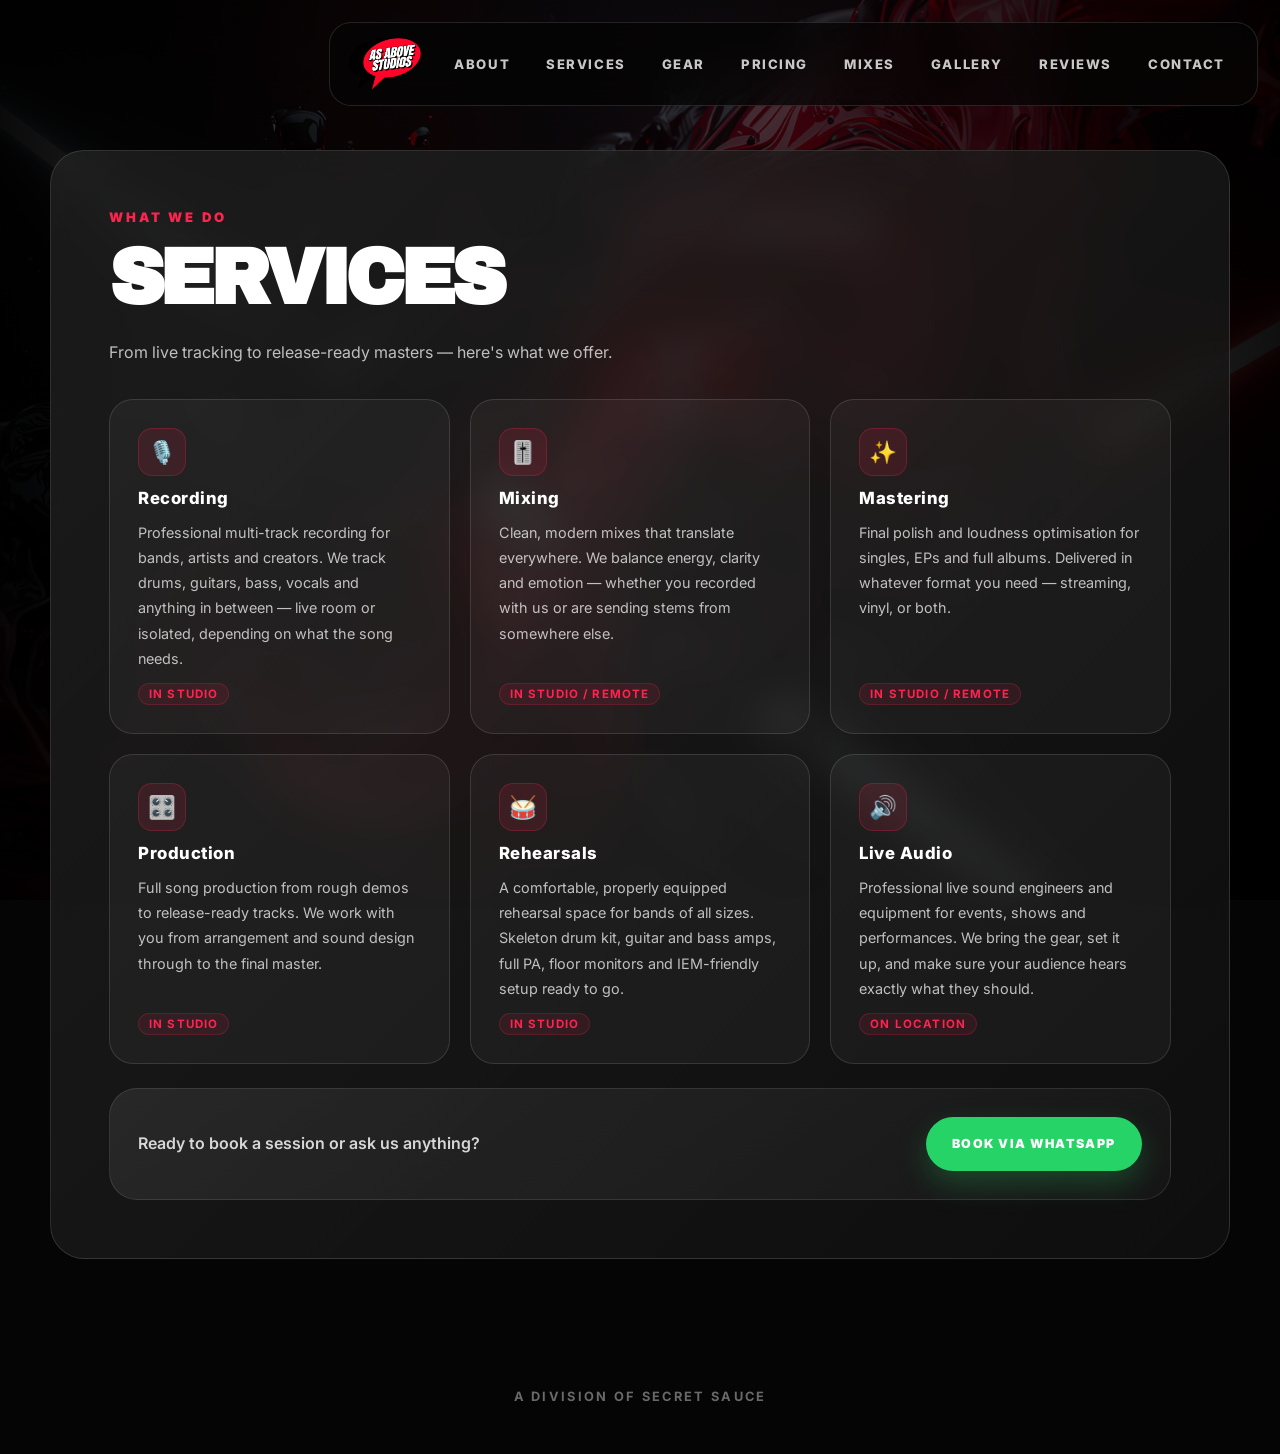
<file: services.html>
<!DOCTYPE html>
<html lang="en">
<head>
    <meta charset="UTF-8">
    <meta name="viewport" content="width=device-width, initial-scale=1.0">
    <title>As Above Studios — Services</title>
    <meta name="description" content="Recording, mixing, mastering, production, rehearsals and live audio — see everything As Above Studios offers artists and bands in Johannesburg.">
    <link rel="stylesheet" href="style.css">
    <link rel="icon" type="image/x-icon" href="favicon.ico">
    <link rel="apple-touch-icon" sizes="180x180" href="apple-touch-icon.png">
    <link rel="icon" type="image/png" sizes="32x32" href="favicon-32x32.png">
    <link rel="icon" type="image/png" sizes="16x16" href="favicon-16x16.png">
    <link rel="manifest" href="site.webmanifest">
    <style>
        .services-grid {
            display: grid;
            grid-template-columns: repeat(3, minmax(0, 1fr));
            gap: 20px;
            margin-top: 32px;
        }
        .service-card {
            padding: 28px;
            border-radius: 24px;
            border: 1px solid var(--line);
            background: rgba(255,255,255,0.04);
            transition: 0.25s ease;
            display: flex;
            flex-direction: column;
            gap: 12px;
        }
        .service-card:hover {
            border-color: rgba(255, 35, 79, 0.35);
            transform: translateY(-4px);
            box-shadow: 0 20px 50px rgba(0,0,0,0.35);
        }
        .service-icon {
            width: 48px;
            height: 48px;
            border-radius: 14px;
            background: rgba(255, 35, 79, 0.12);
            border: 1px solid rgba(255, 35, 79, 0.25);
            display: flex;
            align-items: center;
            justify-content: center;
            font-size: 1.4rem;
            flex-shrink: 0;
        }
        .service-card h2 {
            font-size: 1.05rem;
            font-weight: 800;
            letter-spacing: 0.03em;
            color: white;
            margin: 0;
        }
        .service-card p {
            color: var(--muted);
            font-size: 0.9rem;
            line-height: 1.75;
            margin: 0;
            flex: 1;
        }
        .service-tag {
            display: inline-block;
            font-size: 0.72rem;
            font-weight: 700;
            letter-spacing: 0.1em;
            text-transform: uppercase;
            color: var(--red);
            background: rgba(255, 35, 79, 0.1);
            border: 1px solid rgba(255, 35, 79, 0.2);
            border-radius: 999px;
            padding: 3px 10px;
            align-self: flex-start;
        }
        @media (max-width: 900px) {
            .services-grid { grid-template-columns: repeat(2, minmax(0, 1fr)); }
        }
        @media (max-width: 540px) {
            .services-grid { grid-template-columns: 1fr; }
        }
    </style>
</head>
<body>
<nav class="navbar">
    <a href="index.html" class="brand"><img src="AAS_Logo.png" alt="As Above Studios"></a>
    <button class="nav-toggle" id="navToggle" aria-label="Toggle menu"><span></span><span></span><span></span></button>
    <div class="nav-links" id="navLinks">
        <a href="about.html">About</a>
        <a href="services.html">Services</a>
        <a href="gear.html">Gear</a>
        <a href="pricing.html">Pricing</a>
        <a href="mixes.html">Mixes</a>
        <a href="gallery.html">Gallery</a>
        <a href="reviews.html">Reviews</a>
        <a href="contact.html">Contact</a>
    </div>
</nav>
<main class="page">
    <section class="content-card wide">
        <p class="eyebrow">What we do</p>
        <h1>Services</h1>
        <p class="page-copy">From live tracking to release-ready masters — here's what we offer.</p>
        <div class="services-grid">
            <div class="service-card">
                <div class="service-icon">🎙️</div>
                <h2>Recording</h2>
                <p>Professional multi-track recording for bands, artists and creators. We track drums, guitars, bass, vocals and anything in between — live room or isolated, depending on what the song needs.</p>
                <span class="service-tag">In Studio</span>
            </div>
            <div class="service-card">
                <div class="service-icon">🎚️</div>
                <h2>Mixing</h2>
                <p>Clean, modern mixes that translate everywhere. We balance energy, clarity and emotion — whether you recorded with us or are sending stems from somewhere else.</p>
                <span class="service-tag">In Studio / Remote</span>
            </div>
            <div class="service-card">
                <div class="service-icon">✨</div>
                <h2>Mastering</h2>
                <p>Final polish and loudness optimisation for singles, EPs and full albums. Delivered in whatever format you need — streaming, vinyl, or both.</p>
                <span class="service-tag">In Studio / Remote</span>
            </div>
            <div class="service-card">
                <div class="service-icon">🎛️</div>
                <h2>Production</h2>
                <p>Full song production from rough demos to release-ready tracks. We work with you from arrangement and sound design through to the final master.</p>
                <span class="service-tag">In Studio</span>
            </div>
            <div class="service-card">
                <div class="service-icon">🥁</div>
                <h2>Rehearsals</h2>
                <p>A comfortable, properly equipped rehearsal space for bands of all sizes. Skeleton drum kit, guitar and bass amps, full PA, floor monitors and IEM-friendly setup ready to go.</p>
                <span class="service-tag">In Studio</span>
            </div>
            <div class="service-card">
                <div class="service-icon">🔊</div>
                <h2>Live Audio</h2>
                <p>Professional live sound engineers and equipment for events, shows and performances. We bring the gear, set it up, and make sure your audience hears exactly what they should.</p>
                <span class="service-tag">On Location</span>
            </div>
        </div>
        <div class="booking-panel">
            <p class="booking-text">Ready to book a session or ask us anything?</p>
            <a href="https://wa.me/27616723985?text=Hey%20As%20Above%20Studios%2C%20I%27d%20like%20to%20book%20a%20session." target="_blank" class="booking-button">Book Via WhatsApp</a>
        </div>
    </section>
</main>
<footer class="footer">A Division Of Secret Sauce</footer>
<script>
  const toggle = document.getElementById("navToggle");
  const links = document.getElementById("navLinks");
  if (toggle) toggle.addEventListener("click", () => {
    links.classList.toggle("open");
    toggle.classList.toggle("active");
  });
  if (links) links.querySelectorAll("a").forEach(a => a.addEventListener("click", () => {
    links.classList.remove("open");
    toggle.classList.remove("active");
  }));
</script>
</body>
</html>
</file>
<file: style.css>
@import url('https://fonts.googleapis.com/css2?family=Archivo+Black&family=Inter:wght@400;500;600;700;800&display=swap');

:root {
    --red: #ff234f;
    --black: #050505;
    --white: #ffffff;
    --muted: rgba(255, 255, 255, 0.72);
    --line: rgba(255, 255, 255, 0.12);
    --glass: rgba(10, 10, 10, 0.72);
}

* {
    margin: 0;
    padding: 0;
    box-sizing: border-box;
}

body {
    min-height: 100vh;
    font-family: 'Inter', sans-serif;
    color: var(--white);
    background: var(--black);
    overflow-x: hidden;
}

body::before {
    content: "";
    position: fixed;
    inset: 0;
    background:
        linear-gradient(90deg, rgba(0,0,0,0.96), rgba(0,0,0,0.6), rgba(0,0,0,0.94)),
        radial-gradient(circle at 72% 24%, rgba(255,35,79,0.18), transparent 32%),
        url("Background.png");
    background-size: cover;
    background-position: center;
    z-index: -2;
}

.navbar {
    position: fixed;
    top: 22px;
    right: 22px;
    width: auto;
    display: flex;
    align-items: center;
    gap: 18px;
    padding: 14px 18px;
    background: rgba(5, 5, 5, 0.72);
    border: 1px solid var(--line);
    border-radius: 22px;
    backdrop-filter: blur(18px);
    z-index: 100;
}

.brand img {
    width: 74px;
    display: block;
}

.nav-links {
    display: flex;
    gap: 8px;
    flex-wrap: wrap;
}

.nav-links a {
    color: rgba(255,255,255,0.78);
    text-decoration: none;
    font-size: 0.82rem;
    font-weight: 800;
    letter-spacing: 0.12em;
    text-transform: uppercase;
    padding: 11px 14px;
    border-radius: 999px;
    transition: 0.2s ease;
}

.nav-links a:hover {
    color: white;
    background: rgba(255,255,255,0.08);
}

.page {
    min-height: 100vh;
    padding: 150px 22px 100px;
    display: flex;
    justify-content: center;
    align-items: center;
}

.hero-split {
    width: 100%;
    max-width: 1600px;
    display: grid;
    grid-template-columns: 1fr 0.8fr;
    gap: 40px;
    align-items: center;
}

.hero-logo-wrap {
    display: flex;
    justify-content: center;
    align-items: center;
}

.hero-logo {
    width: 100%;
    max-width: 420px;
    filter: drop-shadow(0 30px 60px rgba(0,0,0,0.6));
}

.eyebrow {
    color: var(--red);
    font-size: 0.82rem;
    font-weight: 900;
    letter-spacing: 0.22em;
    text-transform: uppercase;
    margin-bottom: 18px;
}

h1 {
    font-family: 'Archivo Black', sans-serif;
    font-size: clamp(3rem, 6vw, 6rem);
    line-height: 0.95;
    letter-spacing: -0.06em;
    margin-bottom: 22px;
    text-transform: uppercase;
}

.hero-copy,
.page-copy,
.text-grid p,
.mini-card p,
.contact-box p,
.track-note {
    color: var(--muted);
    line-height: 1.8;
    font-size: 1rem;
    overflow-wrap: break-word;
    word-break: break-word;
}

.hero-copy {
    max-width: 620px;
}

.page-copy {
    max-width: 650px;
    margin-bottom: 24px;
}

.hero-actions {
    display: flex;
    gap: 14px;
    margin-top: 34px;
    flex-wrap: wrap;
}

.button {
    display: inline-flex;
    align-items: center;
    justify-content: center;
    min-height: 48px;
    padding: 0 22px;
    border-radius: 999px;
    text-decoration: none;
    font-size: 0.82rem;
    font-weight: 900;
    letter-spacing: 0.13em;
    text-transform: uppercase;
    transition: 0.2s ease;
}

.button.primary {
    background: var(--red);
    color: white;
}

.button.secondary {
    border: 1px solid var(--line);
    color: white;
    background: rgba(255,255,255,0.05);
}

.button:hover {
    transform: translateY(-3px);
}

.content-card {
    width: 100%;
    max-width: 1120px;
    padding: clamp(28px, 5vw, 58px);
    background:
        linear-gradient(135deg, rgba(255,255,255,0.08), rgba(255,255,255,0.025)),
        var(--glass);
    border: 1px solid var(--line);
    border-radius: 34px;
    backdrop-filter: blur(18px);
}

.wide {
    max-width: 1180px;
}

.text-grid,
.card-grid,
.gear-list,
.contact-grid {
    display: grid;
    gap: 18px;
}

.text-grid,
.gear-list {
    grid-template-columns: repeat(2, minmax(0, 1fr));
}

.card-grid,
.contact-grid {
    grid-template-columns: repeat(3, minmax(0, 1fr));
}

.mini-card,
.gear-list div,
.contact-box,
.price-row {
    background: rgba(255,255,255,0.05);
    border: 1px solid var(--line);
    border-radius: 24px;
}

.mini-card,
.contact-box {
    padding: 24px;
}

.contact-box {
    min-width: 0;
}

.mini-card h2,
.contact-box h2 {
    margin-bottom: 10px;
}

.gear-list div {
    padding: 22px;
    font-weight: 800;
}

.pricing-card {
    max-width: 1100px;
}

.pricing-list {
    display: grid;
    gap: 14px;
}

.price-row {
    display: flex;
    justify-content: space-between;
    gap: 22px;
    padding: 20px 22px;
}

.price-row strong {
    color: var(--red);
}

.small-note {
    color: rgba(255,255,255,0.5);
    margin-top: 18px;
    font-size: 0.9rem;
}

.footer {
    width: 100%;
    text-align: center;
    padding: 30px 20px 50px;
    color: rgba(255,255,255,0.4);
    font-size: 0.8rem;
    font-weight: 700;
    letter-spacing: 0.18em;
    text-transform: uppercase;
}

/* ── MIXES ───────────────────────────────────────────────────────── */

.track-grid {
    display: grid;
    grid-template-columns: repeat(2, minmax(0, 1fr));
    gap: 22px;
    margin-top: 32px;
}

.track-card {
    position: relative;
    overflow: hidden;
    padding: 14px;
    min-width: 0;
    border-radius: 30px;
    background:
        linear-gradient(145deg, rgba(255,255,255,0.10), rgba(255,255,255,0.025)),
        rgba(255,255,255,0.045);
    border: 1px solid var(--line);
    box-shadow: 0 24px 80px rgba(0,0,0,0.25);
    transition: 0.22s ease;
}

.track-card::before {
    content: "";
    position: absolute;
    inset: -1px;
    background:
        radial-gradient(circle at top right, rgba(255,35,79,0.20), transparent 35%),
        radial-gradient(circle at bottom left, rgba(255,255,255,0.08), transparent 30%);
    pointer-events: none;
}

.track-card:hover {
    transform: translateY(-5px);
    border-color: rgba(255,35,79,0.32);
}

.spotify-frame {
    position: relative;
    z-index: 2;
    width: 100%;
    height: 152px;
    border: 0;
    border-radius: 22px;
    display: block;
    margin-bottom: 14px;
}

.track-info {
    position: relative;
    z-index: 2;
    display: grid;
    gap: 12px;
}

.track-card h2,
.artist-link,
.tag-row,
.track-note,
.listen-link {
    background: rgba(0,0,0,0.34);
    border: 1px solid rgba(255,255,255,0.10);
    border-radius: 18px;
}

.track-card h2 {
    padding: 16px 18px;
    font-family: 'Archivo Black', sans-serif;
    font-size: clamp(1.35rem, 3vw, 2.2rem);
    line-height: 0.95;
    letter-spacing: -0.05em;
    text-transform: uppercase;
}

.artist-link {
    display: block;
    color: var(--red);
    text-decoration: none;
    padding: 13px 16px;
    font-weight: 900;
    letter-spacing: 0.08em;
    text-transform: uppercase;
    transition: 0.2s ease;
}

.artist-link:hover {
    color: white;
    background: var(--red);
}

.tag-row {
    display: flex;
    flex-wrap: wrap;
    gap: 8px;
    padding: 12px;
}

.tag-row span {
    display: inline-flex;
    align-items: center;
    min-height: 34px;
    padding: 0 12px;
    border-radius: 999px;
    background: var(--red);
    color: white;
    font-size: 0.72rem;
    font-weight: 900;
    letter-spacing: 0.11em;
    text-transform: uppercase;
}

.track-note {
    padding: 14px 16px;
    font-size: 0.92rem;
}

.listen-link {
    display: inline-flex;
    justify-content: center;
    align-items: center;
    min-height: 46px;
    color: white;
    text-decoration: none;
    font-size: 0.78rem;
    font-weight: 900;
    letter-spacing: 0.12em;
    text-transform: uppercase;
    transition: 0.2s ease;
}

.listen-link:hover {
    background: white;
    color: black;
    transform: translateY(-2px);
}

/* ── BOOKING ─────────────────────────────────────────────────────── */

.booking-panel {
    margin-top: 24px;
    padding: 28px;
    border-radius: 28px;
    background:
        linear-gradient(145deg, rgba(255,255,255,0.08), rgba(255,255,255,0.03));
    border: 1px solid rgba(255,255,255,0.10);
    display: flex;
    justify-content: space-between;
    align-items: center;
    gap: 20px;
    flex-wrap: wrap;
}

.booking-text {
    color: rgba(255,255,255,0.82);
    font-size: 1rem;
    font-weight: 600;
    line-height: 1.6;
}

.booking-button {
    display: inline-flex;
    justify-content: center;
    align-items: center;
    min-height: 54px;
    padding: 0 26px;
    border-radius: 999px;
    background: #25D366;
    color: white;
    text-decoration: none;
    font-size: 0.78rem;
    font-weight: 900;
    letter-spacing: 0.12em;
    text-transform: uppercase;
    box-shadow: 0 12px 30px rgba(37,211,102,0.25);
    transition: 0.2s ease;
}

.booking-button:hover {
    transform: translateY(-3px);
    filter: brightness(1.06);
}

/* ── RESPONSIVE ──────────────────────────────────────────────────── */

@media (max-width: 950px) {
    .hero-split,
    .text-grid,
    .card-grid,
    .gear-list,
    .contact-grid,
    .track-grid {
        grid-template-columns: 1fr;
    }

    .hero-logo {
        max-width: 300px;
    }

    .hero-logo-wrap {
        order: 2;
    }

    .hero-block {
        order: 1;
        text-align: center;
    }

    .hero-copy {
        margin: auto;
    }

    .hero-actions {
        justify-content: center;
    }
}

@media (max-width: 768px) {
    body::before {
        background-position: center top;
    }

    .navbar {
        top: 10px;
        left: 10px;
        right: 10px;
        width: auto;
        flex-direction: column;
        gap: 10px;
        padding: 12px;
        border-radius: 18px;
    }

    .brand img {
        width: 68px;
    }

    .nav-links {
        justify-content: center;
        gap: 6px;
    }

    .nav-links a {
        font-size: 0.68rem;
        padding: 8px 9px;
        letter-spacing: 0.08em;
    }

    .page {
        min-height: auto;
        padding: 190px 16px 60px;
        align-items: flex-start;
    }

    .hero-split {
        gap: 26px;
    }

    .hero-logo {
        max-width: 230px;
    }

    h1 {
        font-size: clamp(2.35rem, 12vw, 4rem);
        line-height: 0.98;
        letter-spacing: -0.05em;
    }

    .hero-copy,
    .page-copy,
    .text-grid p,
    .mini-card p,
    .contact-box p,
    .track-note {
        font-size: 0.95rem;
        line-height: 1.65;
    }

    .content-card {
        padding: 24px;
        border-radius: 24px;
    }

    .price-row {
        flex-direction: column;
        gap: 6px;
    }

    .track-card {
        border-radius: 24px;
    }

    .spotify-frame {
        height: 152px;
        border-radius: 18px;
    }

    .booking-panel {
        flex-direction: column;
        align-items: stretch;
        text-align: center;
    }

    .booking-button {
        width: 100%;
    }

    .footer {
        padding-bottom: 35px;
        font-size: 0.68rem;
    }
}

@media (max-width: 420px) {
    .nav-links a {
        font-size: 0.62rem;
        padding: 7px 8px;
    }

    .page {
        padding-top: 185px;
    }

    .hero-logo {
        max-width: 200px;
    }

    .button {
        width: 100%;
    }

    .hero-actions {
        width: 100%;
    }

    .track-card {
        padding: 10px;
    }

    .tag-row span {
        font-size: 0.66rem;
        min-height: 31px;
        padding: 0 10px;
    }
}

/* ── Mobile Nav Patch ────────────────────────────────────────────── */

.nav-toggle {
    display: none;
    flex-direction: column;
    justify-content: center;
    gap: 5px;
    background: none;
    border: 1px solid var(--line);
    border-radius: 10px;
    padding: 9px 11px;
    cursor: pointer;
    margin-left: auto;
    transition: 0.2s ease;
}

.nav-toggle span {
    display: block;
    width: 20px;
    height: 2px;
    background: white;
    border-radius: 2px;
    transition: 0.25s ease;
    transform-origin: center;
}

.nav-toggle.active span:nth-child(1) { transform: translateY(7px) rotate(45deg); }
.nav-toggle.active span:nth-child(2) { opacity: 0; transform: scaleX(0); }
.nav-toggle.active span:nth-child(3) { transform: translateY(-7px) rotate(-45deg); }
.nav-toggle:hover { border-color: var(--red); }

@media (max-width: 768px) {
    .nav-toggle { display: flex; }

    .navbar {
        flex-direction: row;
        align-items: center;
        padding: 10px 14px;
    }

    .nav-links {
        display: none;
        flex-direction: column;
        position: absolute;
        top: 100%;
        left: 0;
        right: 0;
        background: rgba(10, 10, 10, 0.97);
        backdrop-filter: blur(16px);
        border: 1px solid var(--line);
        border-top: none;
        border-radius: 0 0 18px 18px;
        padding: 16px 24px 24px;
        gap: 4px;
        z-index: 99;
        margin-top: 10px;
    }

    .nav-links.open { display: flex; }

    .nav-links a {
        padding: 11px 0;
        border-bottom: 1px solid var(--line);
        font-size: 1rem;
        letter-spacing: 0.1em;
    }

    .nav-links a:last-child { border-bottom: none; }
}
</file>
